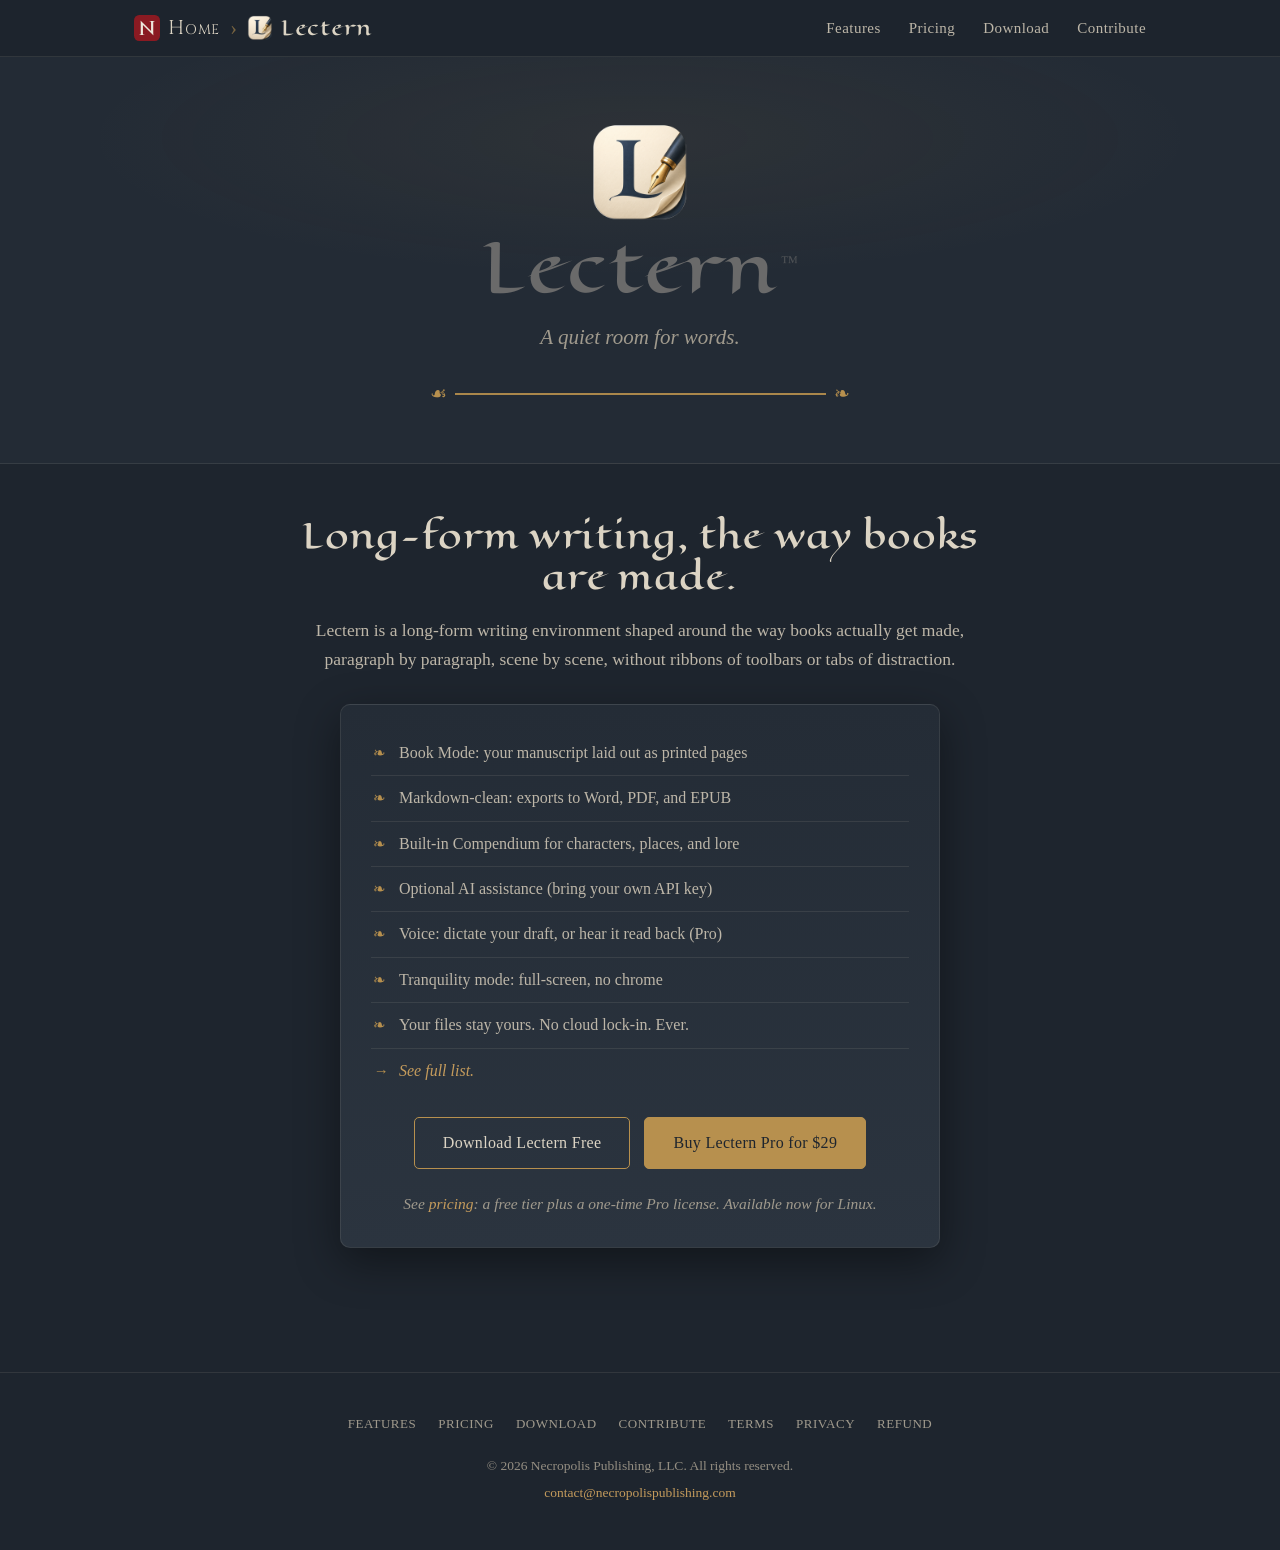
<file: index.html>
<!DOCTYPE html>
<html lang="en">
<head>
<meta charset="UTF-8">
<meta name="viewport" content="width=device-width, initial-scale=1.0">
<title>Lectern · A quiet room for words</title>
<meta name="description" content="Lectern is a distraction-free, markdown-native desktop app for long-form writing. Book Mode, a built-in Compendium, optional AI assistance, Voice dictation and read-aloud, and your files stay yours. By Necropolis Publishing.">
<meta property="og:title" content="Lectern · A quiet room for words">
<meta property="og:description" content="Long-form writing, the way books are made.">
<meta property="og:type" content="website">
<meta property="og:url" content="https://lectern.necropolispublishing.com">
<link rel="preconnect" href="https://fonts.googleapis.com">
<link rel="preconnect" href="https://fonts.gstatic.com" crossorigin>
<link href="https://fonts.googleapis.com/css2?family=Cinzel:wght@600&family=Eagle+Lake&display=swap" rel="stylesheet">
<link rel="icon" href="favicon.ico" sizes="any">
<link rel="icon" type="image/png" sizes="32x32" href="favicon-32.png">
<link rel="icon" type="image/png" sizes="16x16" href="favicon-16.png">
<link rel="apple-touch-icon" sizes="180x180" href="apple-touch-icon.png">
<meta property="og:image" content="https://lectern.necropolispublishing.com/og-image.png">
<meta name="twitter:card" content="summary">
<meta name="twitter:image" content="https://lectern.necropolispublishing.com/og-image.png">
<link rel="stylesheet" href="style.css">
</head>
<body>

<header>
  <nav>
    <div class="brand-trail">
      <a href="https://necropolispublishing.com/" class="crumb crumb-np" aria-label="Necropolis Publishing home">
        <img class="crumb-icon" src="necropolis-mark.svg" alt="">
        <span class="crumb-word">Home</span>
      </a>
      <span class="crumb-sep" aria-hidden="true">&rsaquo;</span>
      <a href="index.html" class="crumb crumb-lectern" aria-label="Lectern home">
        <img class="crumb-icon" src="lectern-mark.png" alt="">
        <span class="crumb-word">Lectern</span>
      </a>
    </div>
    <ul class="nav-links">
      <li><a href="features.html">Features</a></li>
      <li><a href="pricing.html">Pricing</a></li>
      <li><a href="download.html">Download</a></li>
      
      <li><a href="contribute.html">Contribute</a></li>
    </ul>
  </nav>
</header>

<div class="hero">
  <div class="hero-inner">
    <img class="hero-icon" src="lectern-mark.png" alt="">
    <h1 class="hero-title">Lectern<span class="tm">&trade;</span></h1>
    <p class="hero-tagline">A quiet room for words.</p>
    <div class="welcome-line" aria-hidden="true">
      <span class="leaf">&#x2619;</span>
      <span class="rule"></span>
      <span class="leaf">&#x2767;</span>
    </div>
  </div>
</div>

<section>
  <div class="intro">
    <h2>Long-form writing, the way books are made.</h2>
    <p class="body">
      Lectern is a long-form writing environment shaped around the way books
      actually get made, paragraph by paragraph, scene by scene, without ribbons
      of toolbars or tabs of distraction.
    </p>
    <div class="intro-card">
    <ul class="bullets">
      <li>Book Mode: your manuscript laid out as printed pages</li>
      <li>Markdown-clean: exports to Word, PDF, and EPUB</li>
      <li>Built-in Compendium for characters, places, and lore</li>
      <li>Optional AI assistance (bring your own API key)</li>
      <li>Voice: dictate your draft, or hear it read back (Pro)</li>
      <li>Tranquility mode: full-screen, no chrome</li>
      <li>Your files stay yours. No cloud lock-in. Ever.</li>
      <li class="more"><a href="features.html">See full list.</a></li>
    </ul>
    <div class="btn-row">
      <a class="btn" href="download.html">Download Lectern Free</a>
      <a class="btn primary" href="https://buy.stripe.com/00waEZ5259uZavebgz1oI00">Buy Lectern Pro for $29</a>
    </div>
    <p class="note">
      See <a href="pricing.html">pricing</a>: a free tier plus a one-time Pro
      license. Available now for Linux.
    </p>
    </div>
  </div>
</section>

<footer>
  <ul class="footer-links">
    <li><a href="features.html">Features</a></li>
    <li><a href="pricing.html">Pricing</a></li>
    <li><a href="download.html">Download</a></li>
    
    <li><a href="contribute.html">Contribute</a></li><li><a href="terms.html">Terms</a></li>
    <li><a href="privacy.html">Privacy</a></li>
    <li><a href="refund.html">Refund</a></li>
  </ul>
  <p>&copy; 2026 Necropolis Publishing, LLC. All rights reserved.</p>
  <p><a href="mailto:contact@necropolispublishing.com">contact@necropolispublishing.com</a></p>
</footer>

</body>
</html>
</file>
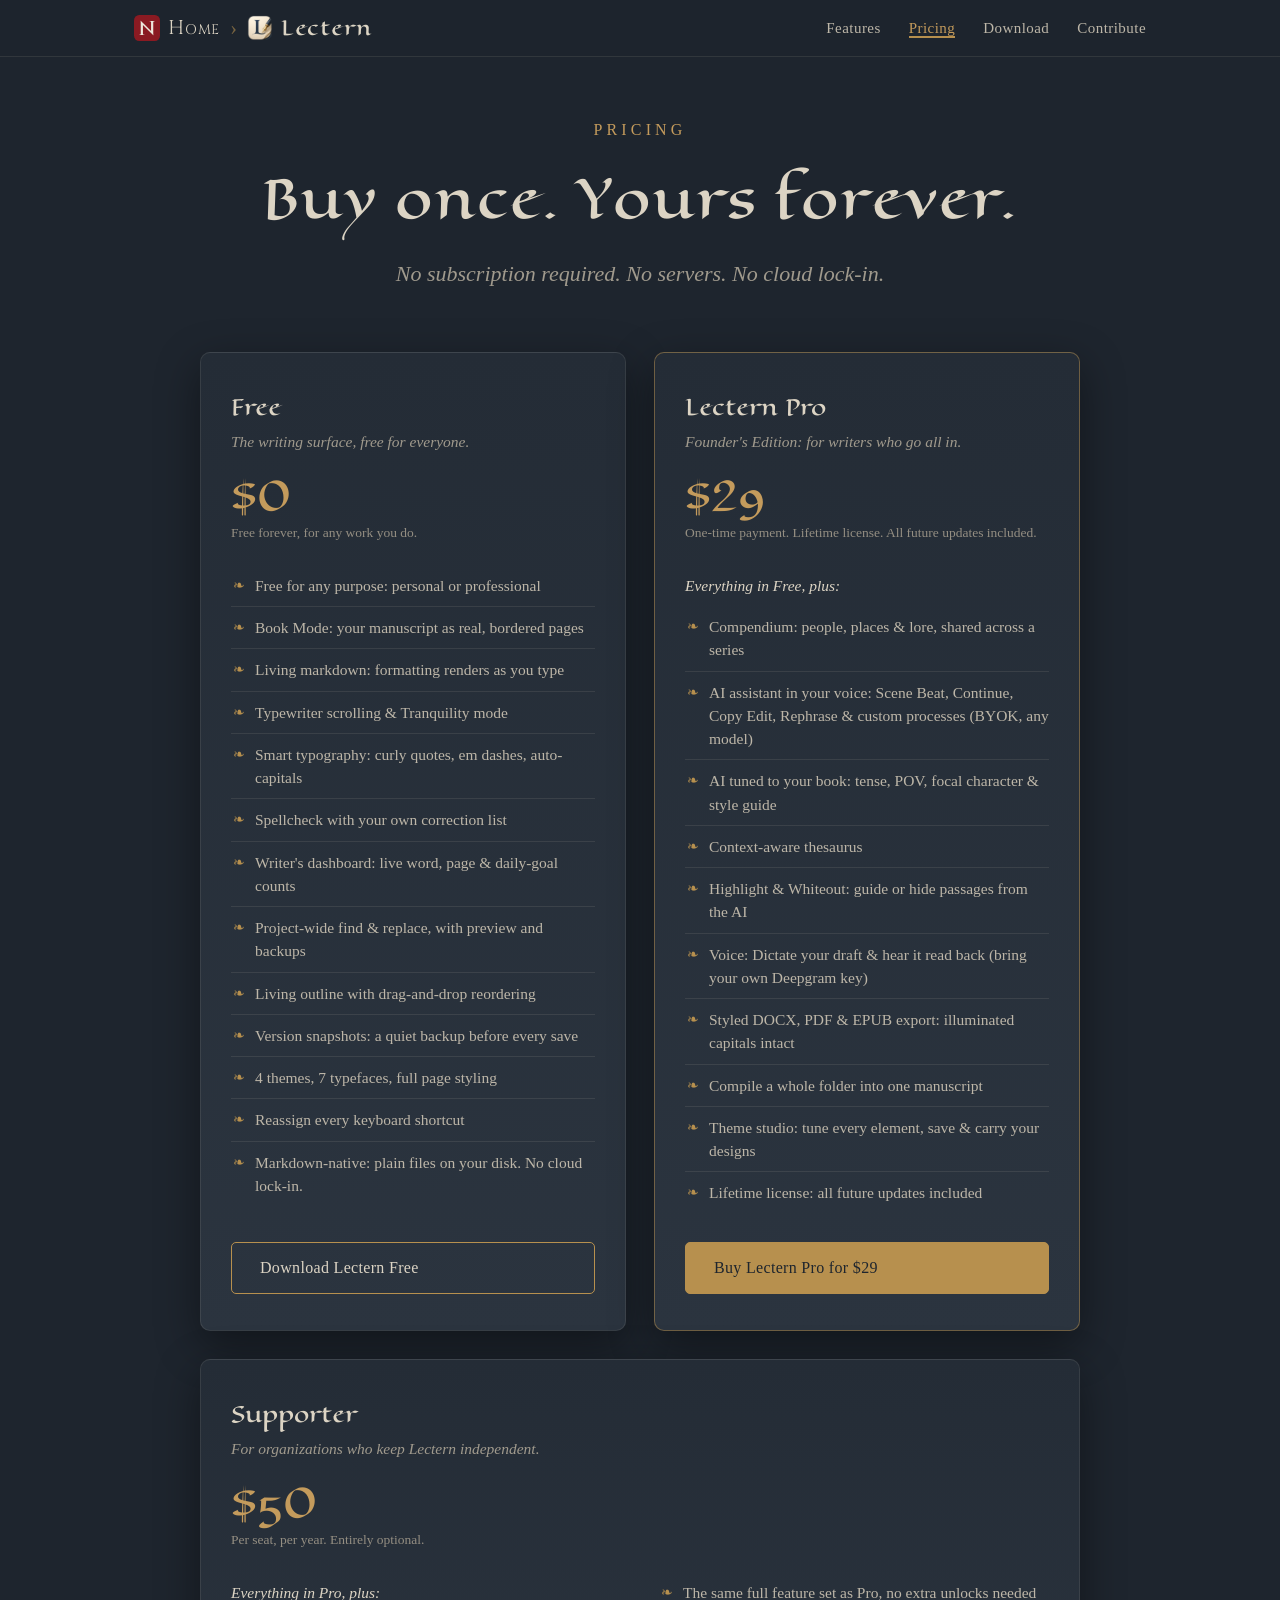
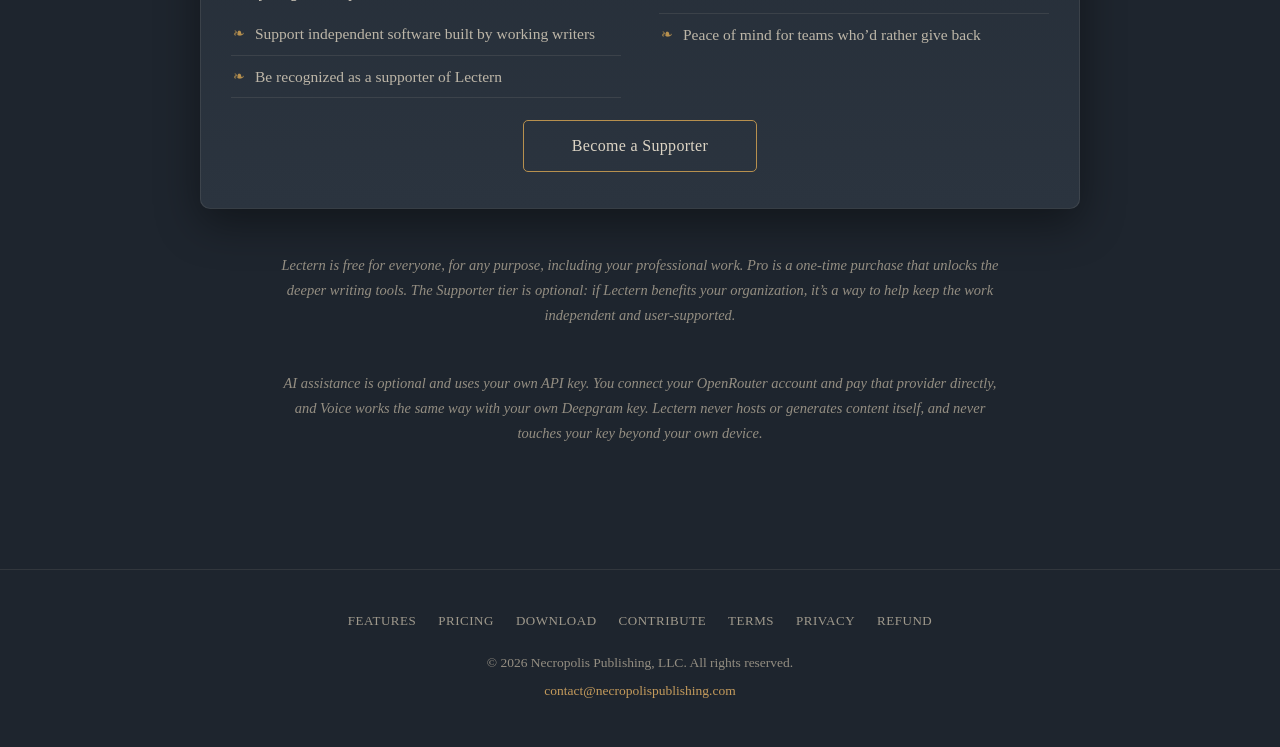
<file: checkout.html>
<!DOCTYPE html>
<!-- ============================================================
     PADDLE STANDBY CHECKOUT. CURRENTLY INERT.
     Stripe is the live payment path. This page is the backup in
     case Stripe falls through. While on standby it (1) redirects
     to pricing.html, (2) is noindexed, and (3) loads no Paddle
     code, so no purchase can occur through an unfulfilled path.

     TO ACTIVATE PADDLE:
       1. Delete the <meta http-equiv="refresh"> line below.
       2. Delete the <meta name="robots"> line below.
       3. Uncomment the paddle.js <script> tag in <head>.
       4. Uncomment the checkout <script> block before </body>.
       5. Wire the Paddle webhook to the license signer, then
          test one live purchase end-to-end before linking here.
     ============================================================ -->
<html lang="en">
<head>
<meta charset="UTF-8">
<meta name="viewport" content="width=device-width, initial-scale=1.0">
<meta http-equiv="refresh" content="0; url=pricing.html">
<meta name="robots" content="noindex, nofollow">
<title>Checkout · Lectern</title>
<meta name="description" content="Complete your Lectern Pro purchase. Founder's Edition: a one-time, lifetime license. Buy once. Yours forever.">
<link rel="preconnect" href="https://fonts.googleapis.com">
<link rel="preconnect" href="https://fonts.gstatic.com" crossorigin>
<link href="https://fonts.googleapis.com/css2?family=Cinzel:wght@600&family=Eagle+Lake&display=swap" rel="stylesheet">
<link rel="icon" href="favicon.ico" sizes="any">
<link rel="icon" type="image/png" sizes="32x32" href="favicon-32.png">
<link rel="icon" type="image/png" sizes="16x16" href="favicon-16.png">
<link rel="apple-touch-icon" sizes="180x180" href="apple-touch-icon.png">
<meta property="og:image" content="https://lectern.necropolispublishing.com/og-image.png">
<meta name="twitter:card" content="summary">
<meta name="twitter:image" content="https://lectern.necropolispublishing.com/og-image.png">
<link rel="stylesheet" href="style.css">
<!-- STANDBY: uncomment on Paddle activation.
<script src="https://cdn.paddle.com/paddle/v2/paddle.js"></script>
-->
</head>
<body>

<header>
  <nav>
    <div class="brand-trail">
      <a href="https://necropolispublishing.com/" class="crumb crumb-np" aria-label="Necropolis Publishing home">
        <img class="crumb-icon" src="necropolis-mark.svg" alt="">
        <span class="crumb-word">Home</span>
      </a>
      <span class="crumb-sep" aria-hidden="true">&rsaquo;</span>
      <a href="index.html" class="crumb crumb-lectern" aria-label="Lectern home">
        <img class="crumb-icon" src="lectern-mark.png" alt="">
        <span class="crumb-word">Lectern</span>
      </a>
    </div>
    <ul class="nav-links">
      <li><a href="features.html">Features</a></li>
      <li><a href="pricing.html">Pricing</a></li>
      <li><a href="download.html">Download</a></li>
      
    </ul>
  </nav>
</header>

<div class="page-head">
  <p class="eyebrow">Checkout</p>
  <h1>Lectern Pro</h1>
  <p class="lede">Founder's Edition: a one-time, lifetime license.</p>
</div>

<section>
  <div class="pricing-grid" style="grid-template-columns: 1fr; max-width: 560px;">
    <div class="price-card featured">
      <p class="price-tier">Lectern Pro</p>
      <p class="price-sub">Founder's Edition: for writers who go all in.</p>
      <p class="price-amount">$29</p>
      <p class="price-note">One-time payment. Lifetime license. All future updates included.</p>
      <ul class="price-features">
        <li class="heading">Everything in Free, plus:</li>
        <li>Compendium: people, places &amp; lore, shared across a series</li>
        <li>AI assistant in your voice: Scene Beat, Continue, Copy Edit, Rephrase &amp; custom processes (BYOK, any model)</li>
        <li>AI tuned to your book: tense, POV, focal character &amp; style guide</li>
        <li>Context-aware thesaurus</li>
        <li>Highlight &amp; Whiteout: guide or hide passages from the AI</li>
        <li>Styled DOCX, PDF &amp; EPUB export: illuminated capitals intact</li>
        <li>Compile a whole folder into one manuscript</li>
        <li>Theme studio: tune every element, save &amp; carry your designs</li>
        <li>Lifetime license: all future updates included</li>
      </ul>
      <button class="btn primary" id="buy-btn">Buy Lectern Pro for $29</button>
      <p class="price-note" id="status-msg" style="margin-top: 16px; text-align: center; min-height: 0;"></p>
    </div>
  </div>

  <p class="byok-note">
    Your license key is delivered by email the moment your payment clears.
    AI assistance is optional and uses your own API key. You connect your
    OpenRouter account and pay that provider directly. Lectern never hosts or
    generates content itself, and never touches your key beyond your own device.
    Purchases are processed by Paddle.com as our authorized reseller and Merchant
    of Record.
  </p>
</section>

<footer>
  <ul class="footer-links">
    <li><a href="features.html">Features</a></li><li><a href="pricing.html">Pricing</a></li>
    <li><a href="download.html">Download</a></li>
    <li><a href="terms.html">Terms</a></li><li><a href="privacy.html">Privacy</a></li><li><a href="refund.html">Refund</a></li>
  </ul>
  <p>&copy; 2026 Necropolis Publishing, LLC. All rights reserved.</p>
  <p><a href="mailto:contact@necropolispublishing.com">contact@necropolispublishing.com</a></p>
</footer>

<!-- STANDBY: uncomment on Paddle activation.
<script>
  const PADDLE_TOKEN = "live_08b35ef8fdfacc14cbcd0575913";
  const PRICE_ID     = "pri_01kt5bhpt4n9fdhagp9538hx3n";
  const SUCCESS_URL  = "https://lectern.necropolispublishing.com/success.html";

  const statusMsg = document.getElementById("status-msg");
  const buyBtn    = document.getElementById("buy-btn");

  try {
    Paddle.Environment.set("production");
    Paddle.Initialize({ token: PADDLE_TOKEN });
  } catch (e) {
    statusMsg.textContent = "Checkout failed to load. Please refresh the page.";
  }

  buyBtn.addEventListener("click", function () {
    statusMsg.textContent = "";
    Paddle.Checkout.open({
      items: [{ priceId: PRICE_ID, quantity: 1 }],
      settings: {
        displayMode: "overlay",
        successUrl: SUCCESS_URL
      }
    });
  });
</script>
-->

</body>
</html>
</file>
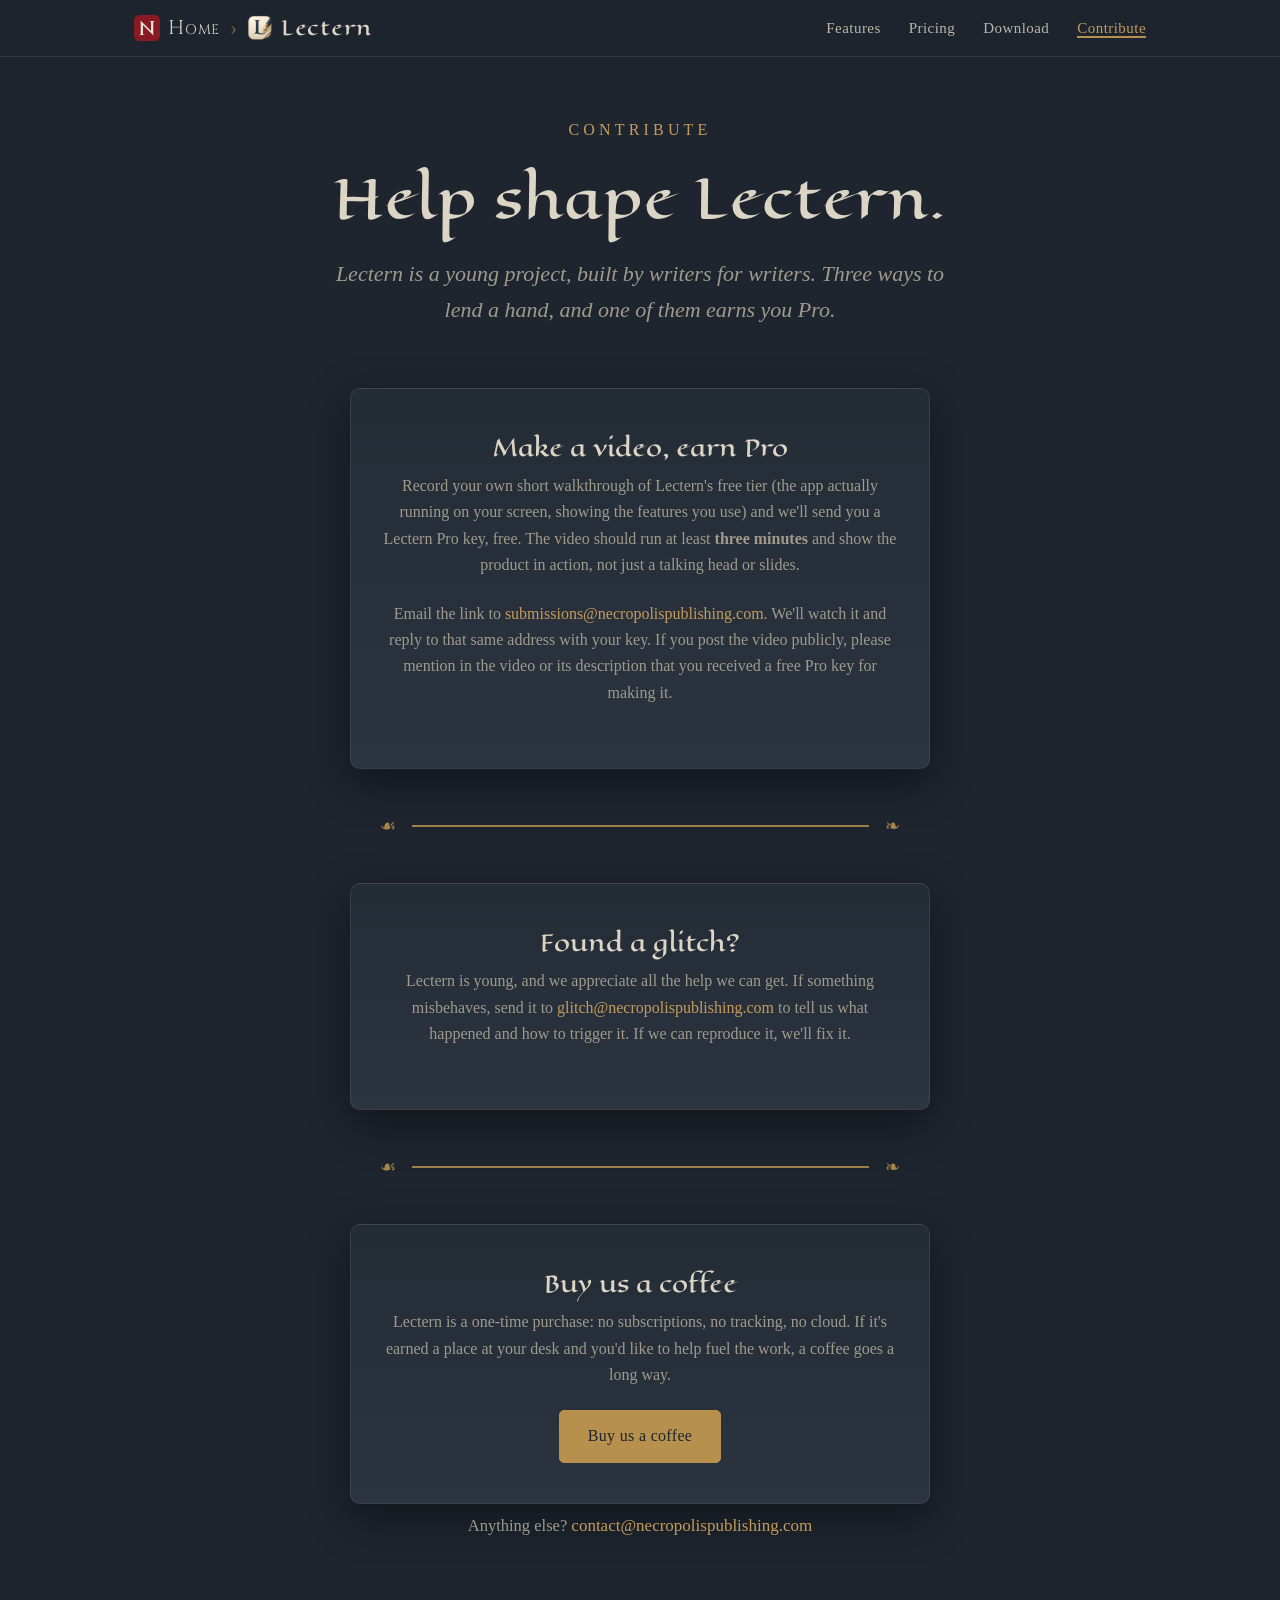
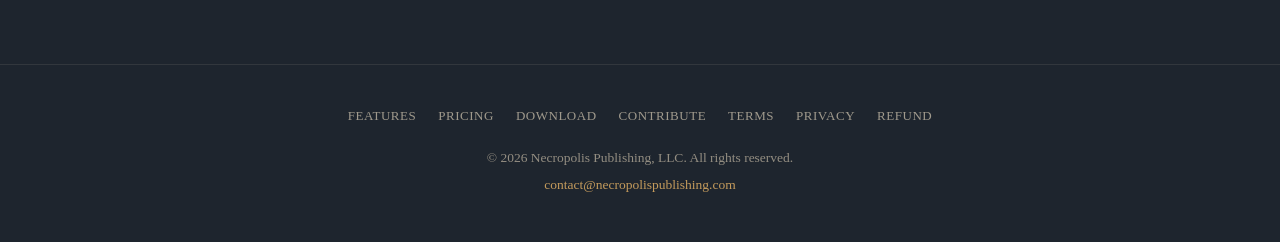
<file: contribute.html>
<!DOCTYPE html>
<html lang="en">
<head>
<meta charset="UTF-8">
<meta name="viewport" content="width=device-width, initial-scale=1.0">
<title>Contribute · Lectern</title>
<meta name="description" content="Help shape Lectern. Make a video and earn a free Pro key, report a glitch, or buy us a coffee. By Necropolis Publishing.">
<link rel="preconnect" href="https://fonts.googleapis.com">
<link rel="preconnect" href="https://fonts.gstatic.com" crossorigin>
<link href="https://fonts.googleapis.com/css2?family=Cinzel:wght@600&family=Eagle+Lake&display=swap" rel="stylesheet">
<link rel="icon" href="favicon.ico" sizes="any">
<link rel="icon" type="image/png" sizes="32x32" href="favicon-32.png">
<link rel="icon" type="image/png" sizes="16x16" href="favicon-16.png">
<link rel="apple-touch-icon" sizes="180x180" href="apple-touch-icon.png">
<meta property="og:image" content="https://lectern.necropolispublishing.com/og-image.png">
<meta name="twitter:card" content="summary">
<meta name="twitter:image" content="https://lectern.necropolispublishing.com/og-image.png">
<link rel="stylesheet" href="style.css">
</head>
<body>

<header>
  <nav>
    <div class="brand-trail">
      <a href="https://necropolispublishing.com/" class="crumb crumb-np" aria-label="Necropolis Publishing home">
        <img class="crumb-icon" src="necropolis-mark.svg" alt="">
        <span class="crumb-word">Home</span>
      </a>
      <span class="crumb-sep" aria-hidden="true">&rsaquo;</span>
      <a href="index.html" class="crumb crumb-lectern" aria-label="Lectern home">
        <img class="crumb-icon" src="lectern-mark.png" alt="">
        <span class="crumb-word">Lectern</span>
      </a>
    </div>
    <ul class="nav-links">
      <li><a href="features.html">Features</a></li>
      <li><a href="pricing.html">Pricing</a></li>
      <li><a href="download.html">Download</a></li>
      
      <li><a href="contribute.html" aria-current="page">Contribute</a></li>
    </ul>
  </nav>
</header>

<div class="page-head">
  <p class="eyebrow">Contribute</p>
  <h1>Help shape Lectern.</h1>
  <p class="lede">Lectern is a young project, built by writers for writers. Three ways to lend a hand, and one of them earns you Pro.</p>
</div>

<section>
  <div class="dl-card">
    <p class="platform">Make a video, earn Pro</p>
    <p>
      Record your own short walkthrough of Lectern's free tier (the app
      actually running on your screen, showing the features you use) and we'll
      send you a Lectern Pro key, free. The video should run at least
      <strong>three minutes</strong> and show the product in action, not just a
      talking head or slides.
    </p>
    <p>
      Email the link to
      <a href="mailto:submissions@necropolispublishing.com">submissions@necropolispublishing.com</a>.
      We'll watch it and reply to that same address with your key. If you post the
      video publicly, please mention in the video or its description that you
      received a free Pro key for making it.
    </p>
  </div>

  <div class="ornament" aria-hidden="true">
    <span class="leaf">&#x2619;</span><span class="rule"></span><span class="leaf">&#x2767;</span>
  </div>

  <div class="dl-card">
    <p class="platform">Found a glitch?</p>
    <p>
      Lectern is young, and we appreciate all the help we can get. If something
      misbehaves, send it to
      <a href="mailto:glitch@necropolispublishing.com">glitch@necropolispublishing.com</a>
      to tell us what happened and how to trigger it. If we can reproduce it, we'll
      fix it.
    </p>
  </div>

  <div class="ornament" aria-hidden="true">
    <span class="leaf">&#x2619;</span><span class="rule"></span><span class="leaf">&#x2767;</span>
  </div>

  <div class="dl-card">
    <p class="platform">Buy us a coffee</p>
    <p>
      Lectern is a one-time purchase: no subscriptions, no tracking, no cloud.
      If it's earned a place at your desk and you'd like to help fuel the work, a
      coffee goes a long way.
    </p>
    <a class="btn primary" href="https://buymeacoffee.com/necropolispublishing">Buy us a coffee</a>
  </div>

  <p class="contact-line">
    Anything else? <a href="mailto:contact@necropolispublishing.com">contact@necropolispublishing.com</a>
  </p>
</section>

<footer>
  <ul class="footer-links">
    <li><a href="features.html">Features</a></li><li><a href="pricing.html">Pricing</a></li>
    <li><a href="download.html">Download</a></li>
    <li><a href="contribute.html">Contribute</a></li><li><a href="terms.html">Terms</a></li><li><a href="privacy.html">Privacy</a></li><li><a href="refund.html">Refund</a></li>
  </ul>
  <p>&copy; 2026 Necropolis Publishing, LLC. All rights reserved.</p>
  <p><a href="mailto:contact@necropolispublishing.com">contact@necropolispublishing.com</a></p>
</footer>

</body>
</html>
</file>
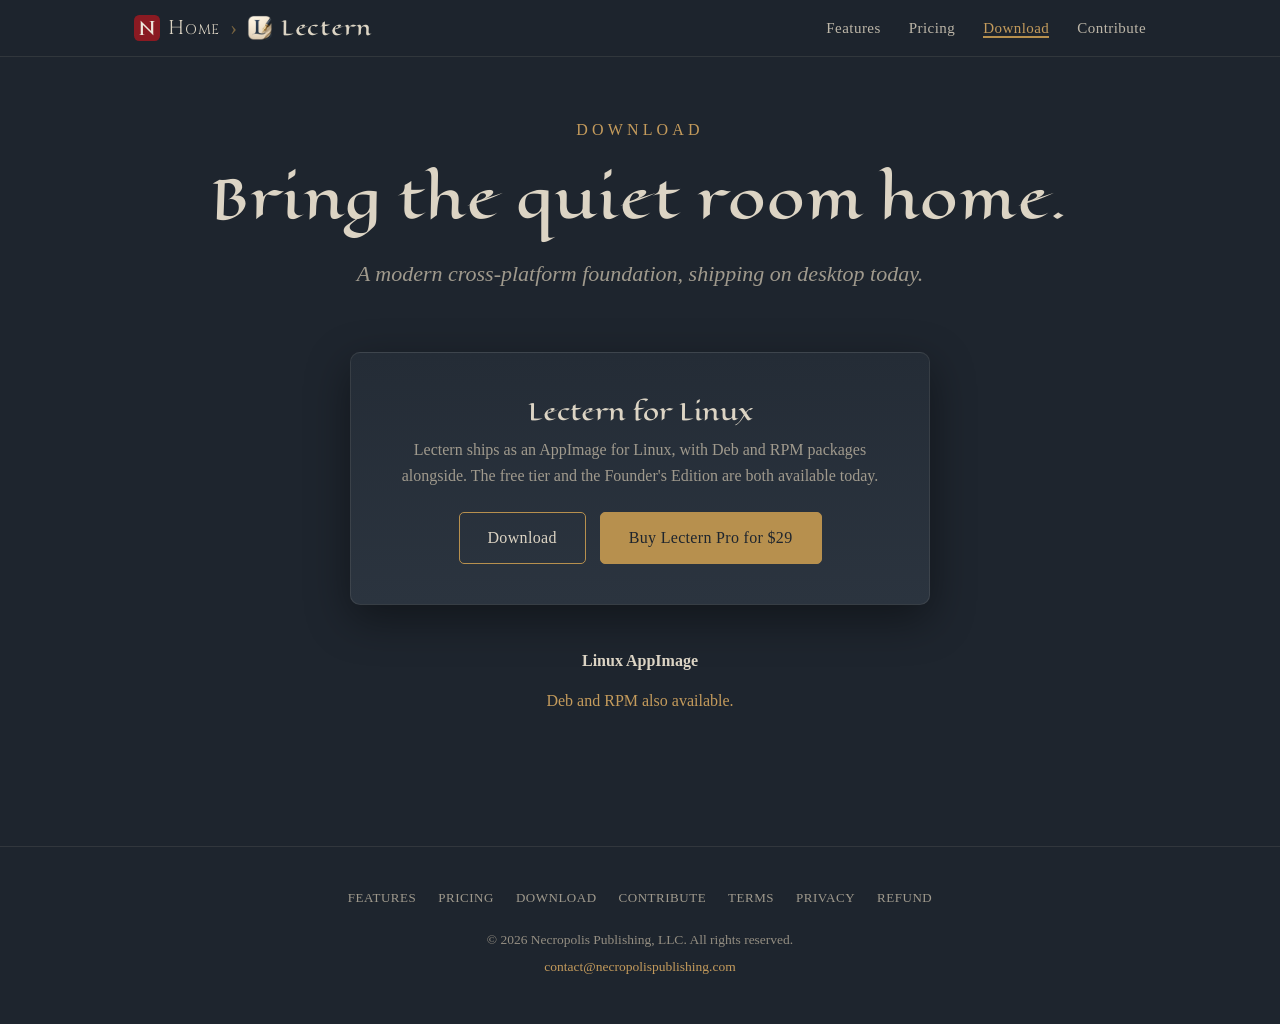
<file: download.html>
<!DOCTYPE html>
<html lang="en">
<head>
<meta charset="UTF-8">
<meta name="viewport" content="width=device-width, initial-scale=1.0">
<title>Download · Lectern</title>
<meta name="description" content="Download Lectern free for Linux as an AppImage, with Deb and RPM packages.">
<link rel="preconnect" href="https://fonts.googleapis.com">
<link rel="preconnect" href="https://fonts.gstatic.com" crossorigin>
<link href="https://fonts.googleapis.com/css2?family=Cinzel:wght@600&family=Eagle+Lake&display=swap" rel="stylesheet">
<link rel="icon" href="favicon.ico" sizes="any">
<link rel="icon" type="image/png" sizes="32x32" href="favicon-32.png">
<link rel="icon" type="image/png" sizes="16x16" href="favicon-16.png">
<link rel="apple-touch-icon" sizes="180x180" href="apple-touch-icon.png">
<meta property="og:image" content="https://lectern.necropolispublishing.com/og-image.png">
<meta name="twitter:card" content="summary">
<meta name="twitter:image" content="https://lectern.necropolispublishing.com/og-image.png">
<link rel="stylesheet" href="style.css">
</head>
<body>

<header>
  <nav>
    <div class="brand-trail">
      <a href="https://necropolispublishing.com/" class="crumb crumb-np" aria-label="Necropolis Publishing home">
        <img class="crumb-icon" src="necropolis-mark.svg" alt="">
        <span class="crumb-word">Home</span>
      </a>
      <span class="crumb-sep" aria-hidden="true">&rsaquo;</span>
      <a href="index.html" class="crumb crumb-lectern" aria-label="Lectern home">
        <img class="crumb-icon" src="lectern-mark.png" alt="">
        <span class="crumb-word">Lectern</span>
      </a>
    </div>
    <ul class="nav-links">
      <li><a href="features.html">Features</a></li>
      <li><a href="pricing.html">Pricing</a></li>
      <li><a href="download.html" aria-current="page">Download</a></li>
      
      <li><a href="contribute.html">Contribute</a></li>
    </ul>
  </nav>
</header>

<div class="page-head">
  <p class="eyebrow">Download</p>
  <h1>Bring the quiet room home.</h1>
  <p class="lede">A modern cross-platform foundation, shipping on desktop today.</p>
</div>

<section>
  <div class="dl-card">
    <p class="platform">Lectern for Linux</p>
    <p>Lectern ships as an AppImage for Linux, with Deb and RPM packages alongside. The free tier and the Founder's Edition are both available today.</p>
    <div class="btn-row">
      <a class="btn" href="https://github.com/NecropolisPublishing/lectern/releases/latest">Download</a>
      <a class="btn primary" href="https://buy.stripe.com/00waEZ5259uZavebgz1oI00">Buy Lectern Pro for $29</a>
    </div>
  </div>

  <ul class="roadmap" style="text-align: center;">
    <li><b>Linux AppImage</b></li>
    <li><a href="https://github.com/NecropolisPublishing/lectern/releases/latest">Deb and RPM also available.</a></li>
  </ul>
</section>

<footer>
  <ul class="footer-links">
    <li><a href="features.html">Features</a></li><li><a href="pricing.html">Pricing</a></li>
    <li><a href="download.html">Download</a></li>
    <li><a href="contribute.html">Contribute</a></li><li><a href="terms.html">Terms</a></li><li><a href="privacy.html">Privacy</a></li><li><a href="refund.html">Refund</a></li>
  </ul>
  <p>&copy; 2026 Necropolis Publishing, LLC. All rights reserved.</p>
  <p><a href="mailto:contact@necropolispublishing.com">contact@necropolispublishing.com</a></p>
</footer>

</body>
</html>
</file>
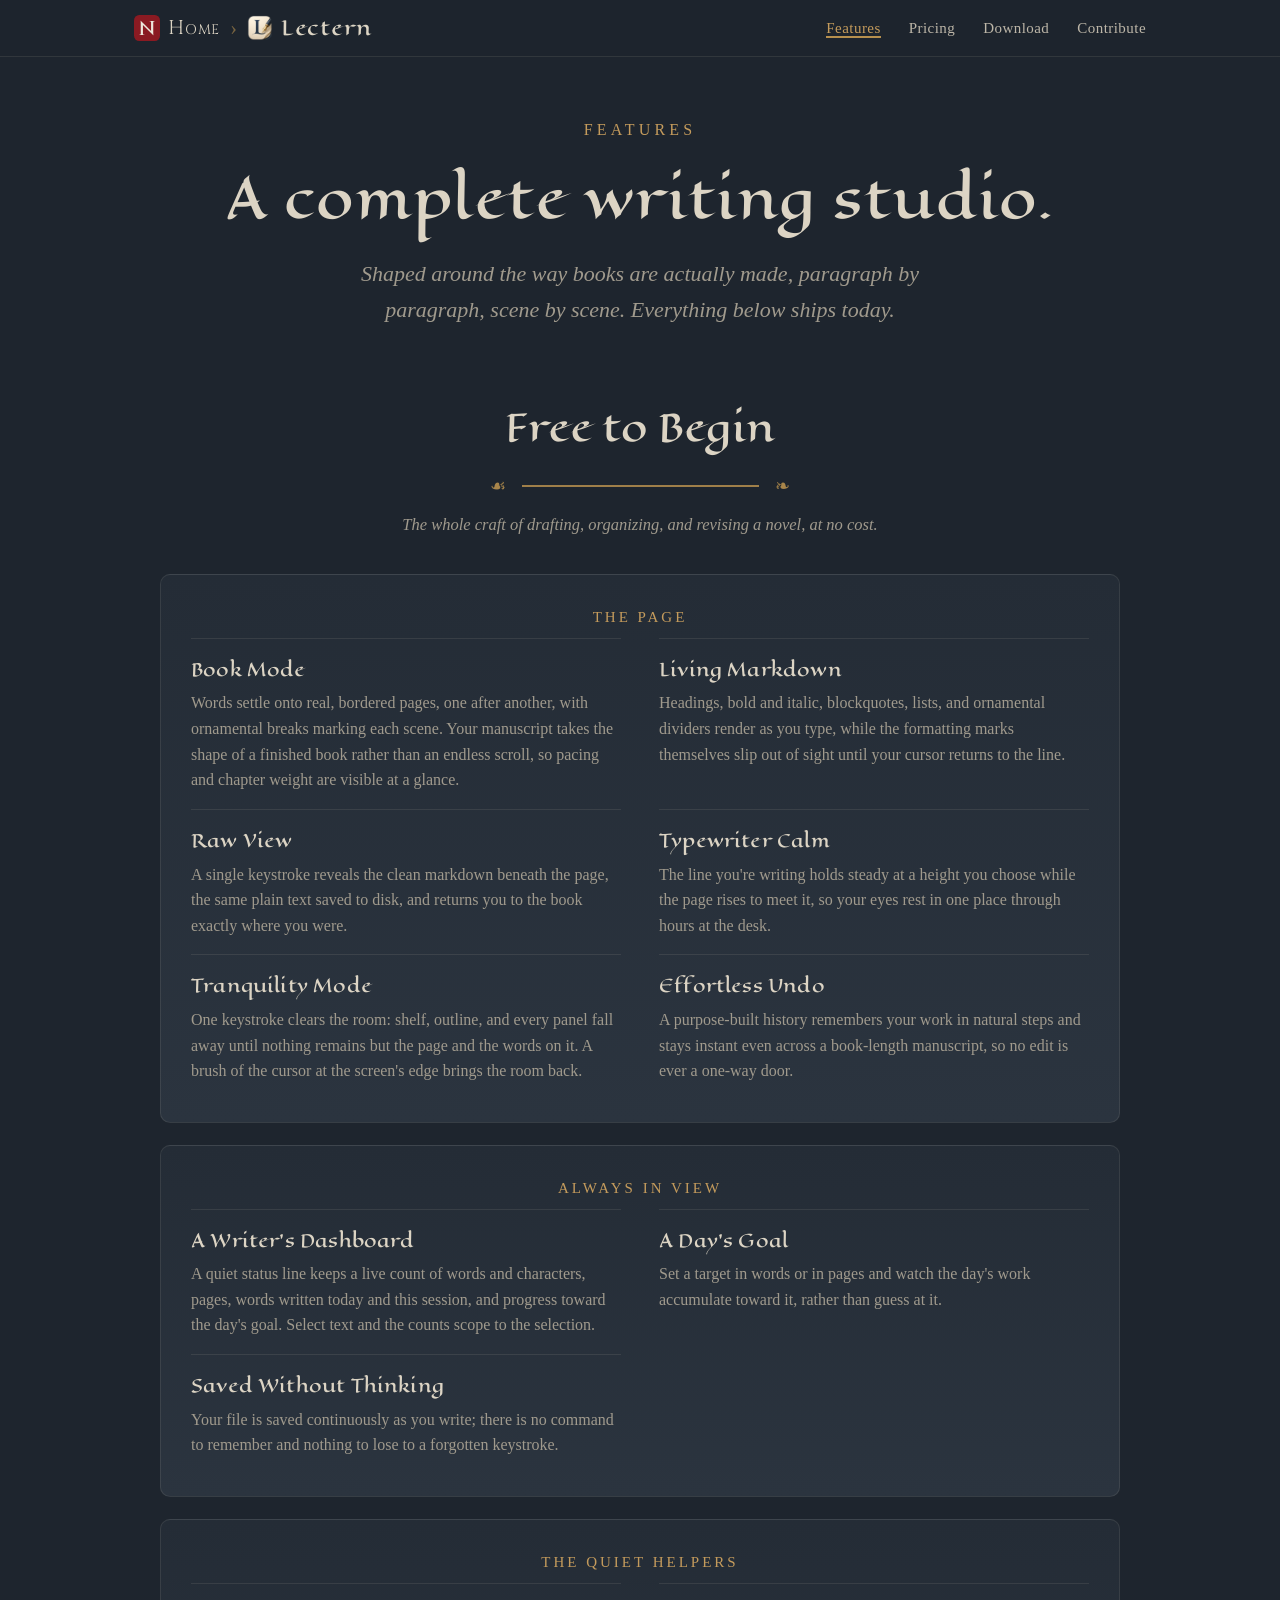
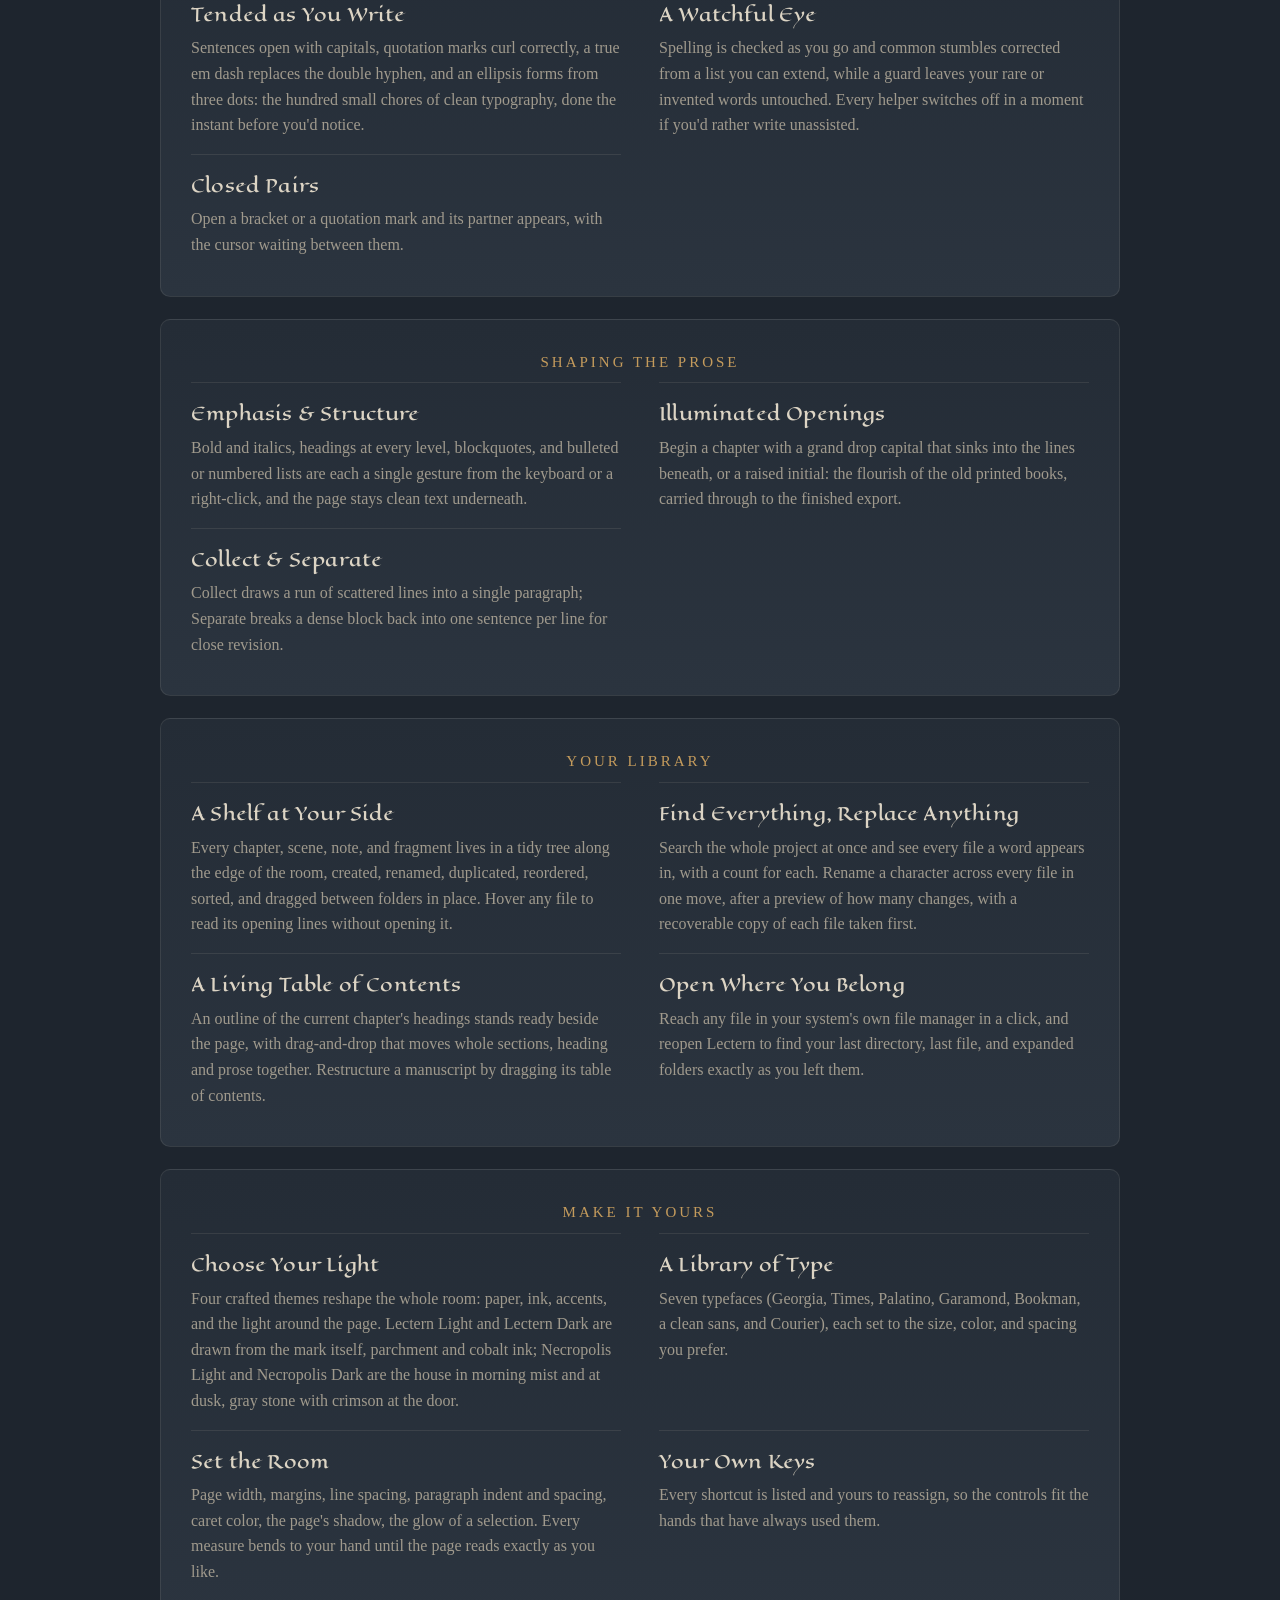
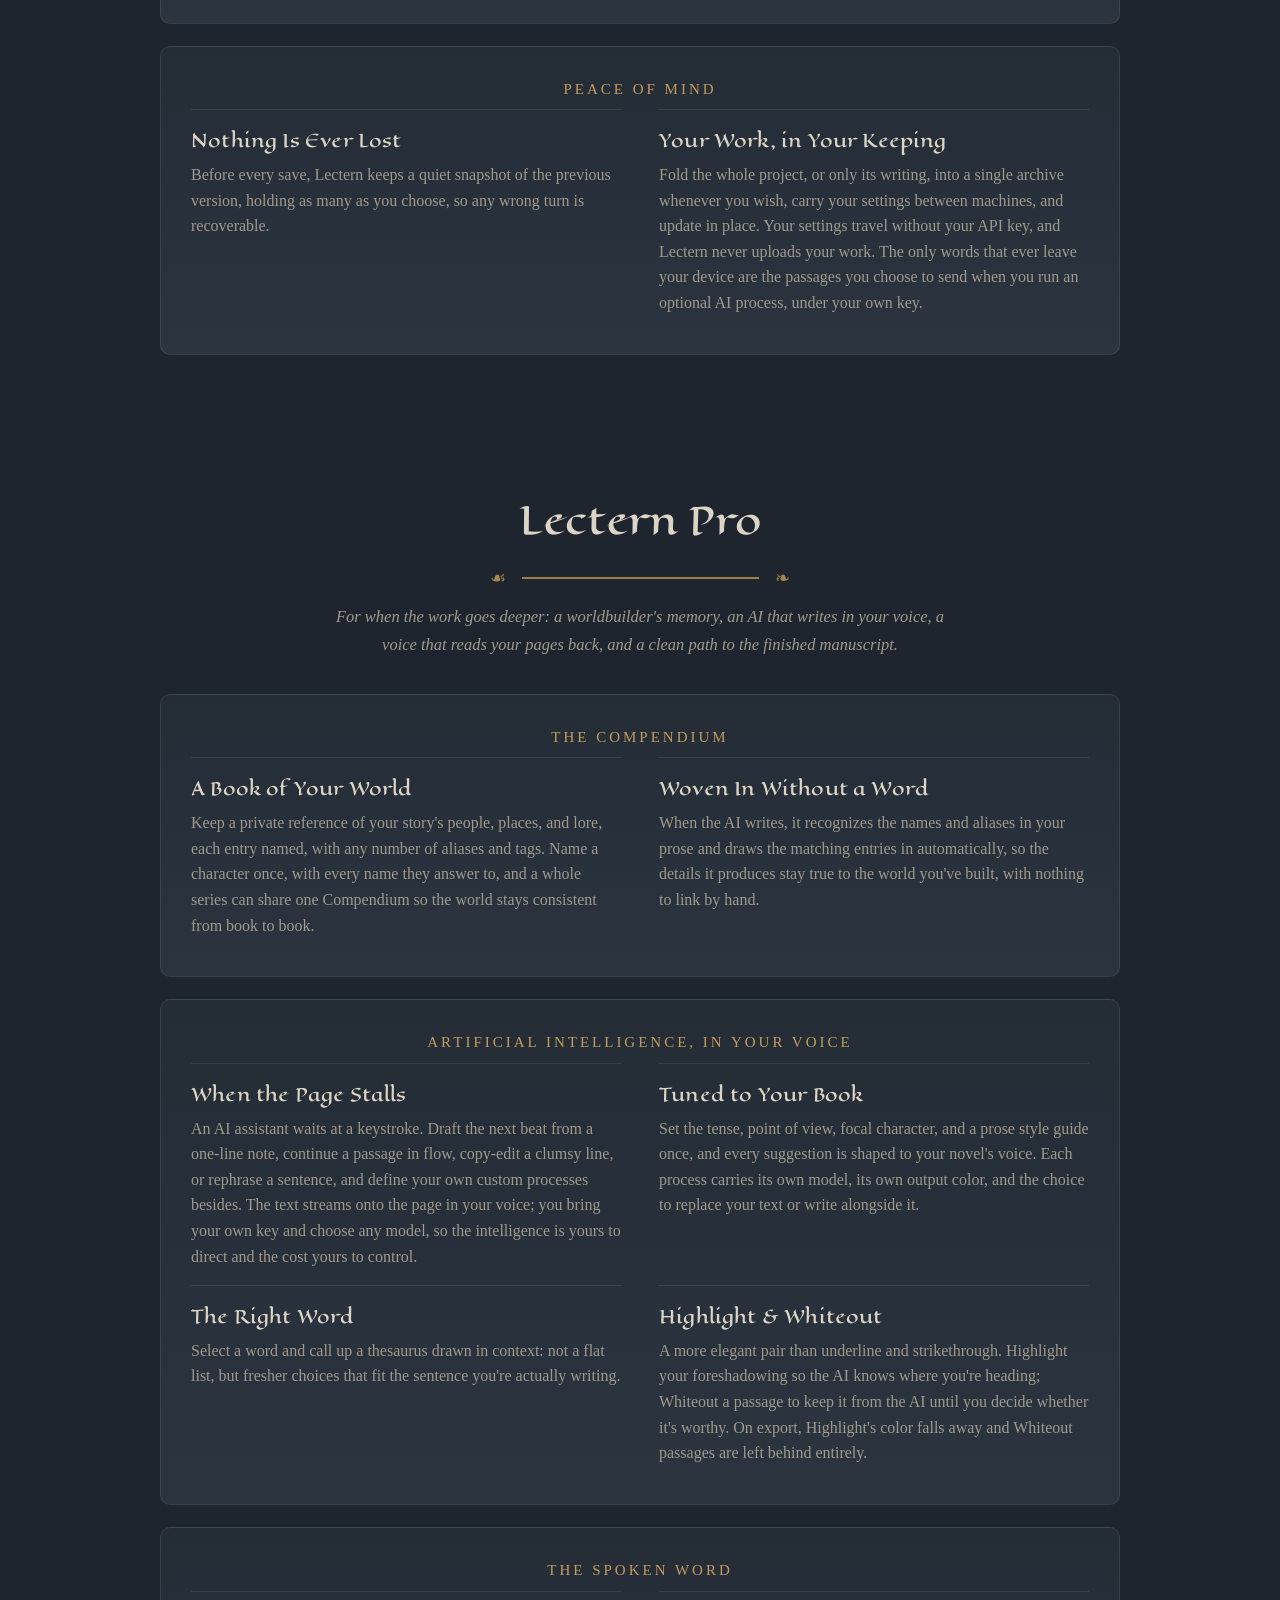
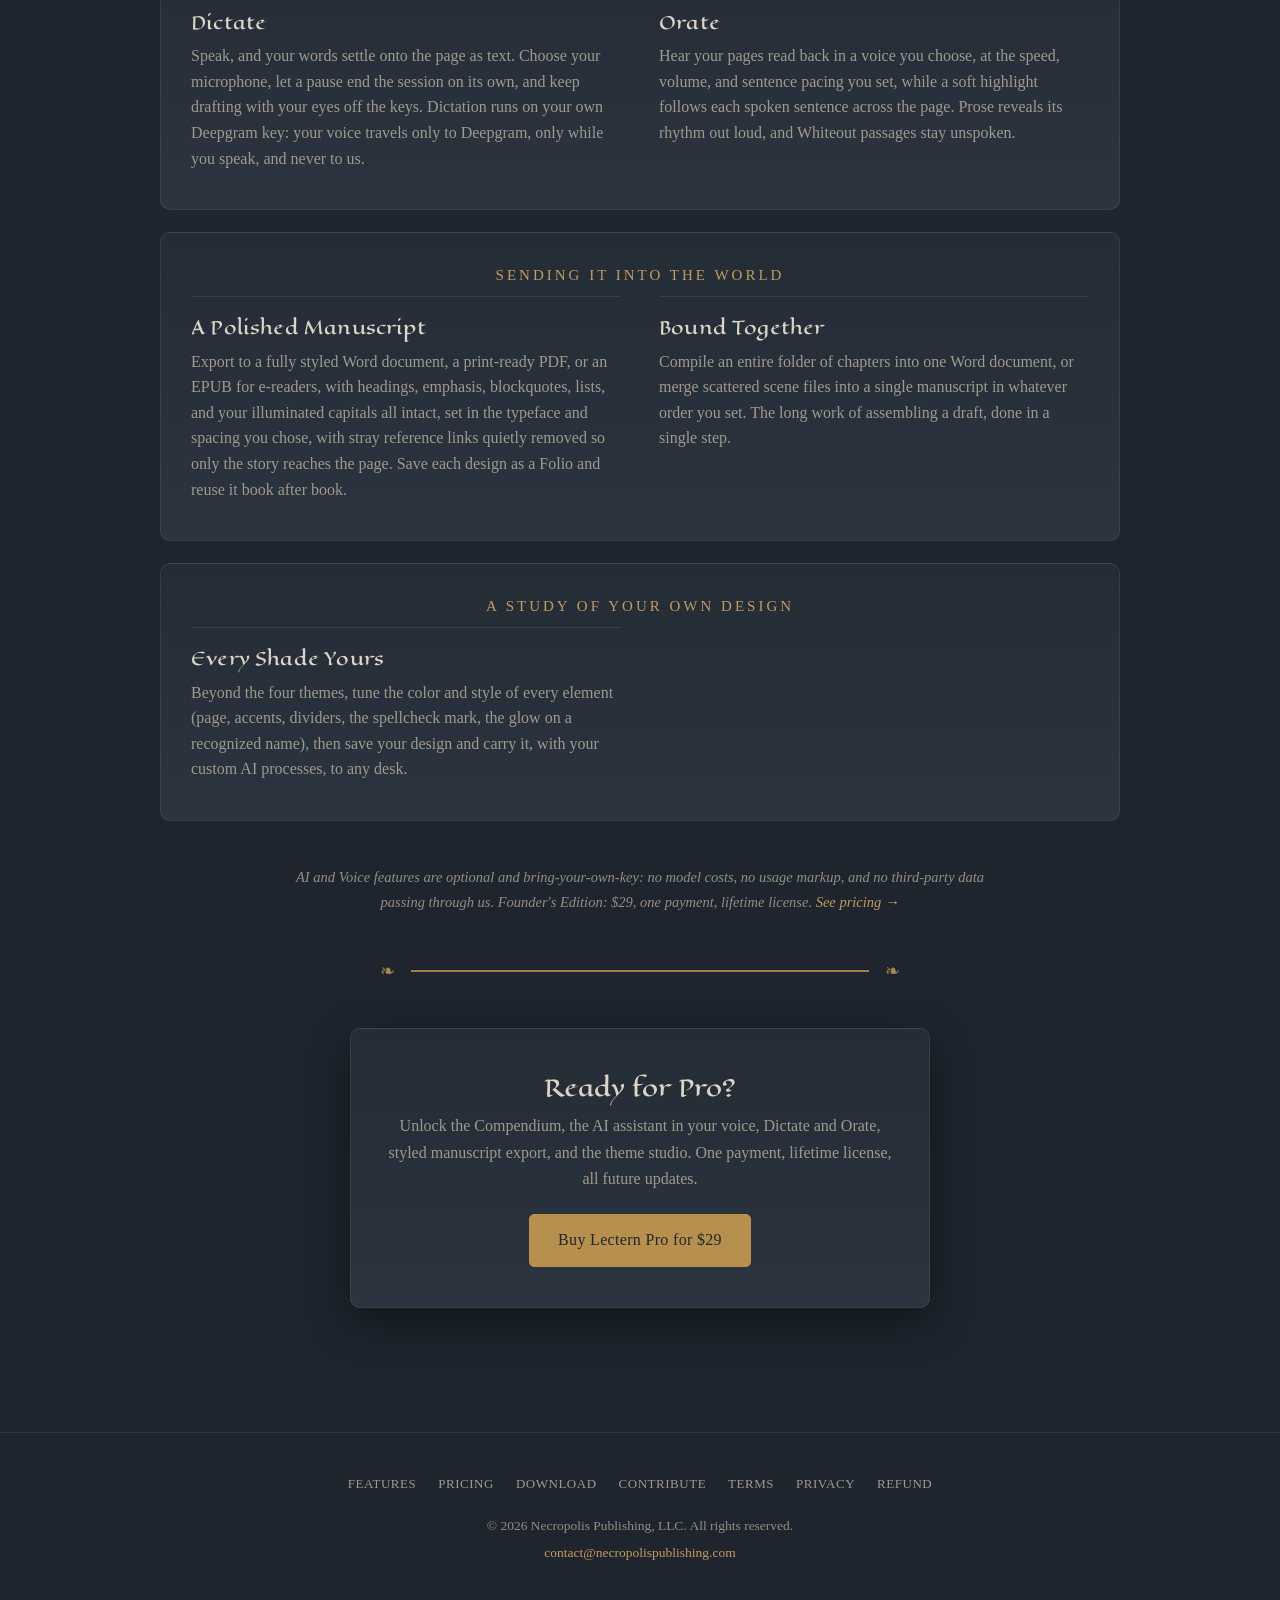
<file: features.html>
<!DOCTYPE html>
<html lang="en">
<head>
<meta charset="UTF-8">
<meta name="viewport" content="width=device-width, initial-scale=1.0">
<title>Features · Lectern</title>
<meta name="description" content="Everything Lectern does: a complete writing studio free to begin, and Lectern Pro for a worldbuilder's memory, an AI that writes in your voice, a voice that reads your pages back, and a clean path to the finished manuscript.">
<link rel="preconnect" href="https://fonts.googleapis.com">
<link rel="preconnect" href="https://fonts.gstatic.com" crossorigin>
<link href="https://fonts.googleapis.com/css2?family=Cinzel:wght@600&family=Eagle+Lake&display=swap" rel="stylesheet">
<link rel="icon" href="favicon.ico" sizes="any">
<link rel="icon" type="image/png" sizes="32x32" href="favicon-32.png">
<link rel="icon" type="image/png" sizes="16x16" href="favicon-16.png">
<link rel="apple-touch-icon" sizes="180x180" href="apple-touch-icon.png">
<meta property="og:image" content="https://lectern.necropolispublishing.com/og-image.png">
<meta name="twitter:card" content="summary">
<meta name="twitter:image" content="https://lectern.necropolispublishing.com/og-image.png">
<link rel="stylesheet" href="style.css">
</head>
<body>

<header>
  <nav>
    <div class="brand-trail">
      <a href="https://necropolispublishing.com/" class="crumb crumb-np" aria-label="Necropolis Publishing home">
        <img class="crumb-icon" src="necropolis-mark.svg" alt="">
        <span class="crumb-word">Home</span>
      </a>
      <span class="crumb-sep" aria-hidden="true">&rsaquo;</span>
      <a href="index.html" class="crumb crumb-lectern" aria-label="Lectern home">
        <img class="crumb-icon" src="lectern-mark.png" alt="">
        <span class="crumb-word">Lectern</span>
      </a>
    </div>
    <ul class="nav-links">
      <li><a href="features.html" aria-current="page">Features</a></li>
      <li><a href="pricing.html">Pricing</a></li>
      <li><a href="download.html">Download</a></li>
      
      <li><a href="contribute.html">Contribute</a></li>
    </ul>
  </nav>
</header>

<div class="page-head features-head">
  <p class="eyebrow">Features</p>
  <h1>A complete writing studio.</h1>
  <p class="lede">Shaped around the way books are actually made, paragraph by paragraph, scene by scene. Everything below ships today.</p>
</div>

<section>
  <div class="tier-banner">
    <div class="t-name">Free to Begin</div>
    <div class="ornament" aria-hidden="true"><span class="leaf">&#x2619;</span><span class="rule"></span><span class="leaf">&#x2767;</span></div>
    <p class="t-sub">The whole craft of drafting, organizing, and revising a novel, at no cost.</p>
  </div>

  <div class="fgroup">
    <p class="group-eyebrow">The Page</p>
    <div class="fgrid">
      <div class="feature"><h3>Book Mode</h3><p>Words settle onto real, bordered pages, one after another, with ornamental breaks marking each scene. Your manuscript takes the shape of a finished book rather than an endless scroll, so pacing and chapter weight are visible at a glance.</p></div>
      <div class="feature"><h3>Living Markdown</h3><p>Headings, bold and italic, blockquotes, lists, and ornamental dividers render as you type, while the formatting marks themselves slip out of sight until your cursor returns to the line.</p></div>
      <div class="feature"><h3>Raw View</h3><p>A single keystroke reveals the clean markdown beneath the page, the same plain text saved to disk, and returns you to the book exactly where you were.</p></div>
      <div class="feature"><h3>Typewriter Calm</h3><p>The line you're writing holds steady at a height you choose while the page rises to meet it, so your eyes rest in one place through hours at the desk.</p></div>
      <div class="feature"><h3>Tranquility Mode</h3><p>One keystroke clears the room: shelf, outline, and every panel fall away until nothing remains but the page and the words on it. A brush of the cursor at the screen's edge brings the room back.</p></div>
      <div class="feature"><h3>Effortless Undo</h3><p>A purpose-built history remembers your work in natural steps and stays instant even across a book-length manuscript, so no edit is ever a one-way door.</p></div>
    </div>
  </div>

  <div class="fgroup">
    <p class="group-eyebrow">Always in View</p>
    <div class="fgrid">
      <div class="feature"><h3>A Writer's Dashboard</h3><p>A quiet status line keeps a live count of words and characters, pages, words written today and this session, and progress toward the day's goal. Select text and the counts scope to the selection.</p></div>
      <div class="feature"><h3>A Day's Goal</h3><p>Set a target in words or in pages and watch the day's work accumulate toward it, rather than guess at it.</p></div>
      <div class="feature"><h3>Saved Without Thinking</h3><p>Your file is saved continuously as you write; there is no command to remember and nothing to lose to a forgotten keystroke.</p></div>
    </div>
  </div>

  <div class="fgroup">
    <p class="group-eyebrow">The Quiet Helpers</p>
    <div class="fgrid">
      <div class="feature"><h3>Tended as You Write</h3><p>Sentences open with capitals, quotation marks curl correctly, a true em dash replaces the double hyphen, and an ellipsis forms from three dots: the hundred small chores of clean typography, done the instant before you'd notice.</p></div>
      <div class="feature"><h3>A Watchful Eye</h3><p>Spelling is checked as you go and common stumbles corrected from a list you can extend, while a guard leaves your rare or invented words untouched. Every helper switches off in a moment if you'd rather write unassisted.</p></div>
      <div class="feature"><h3>Closed Pairs</h3><p>Open a bracket or a quotation mark and its partner appears, with the cursor waiting between them.</p></div>
    </div>
  </div>

  <div class="fgroup">
    <p class="group-eyebrow">Shaping the Prose</p>
    <div class="fgrid">
      <div class="feature"><h3>Emphasis &amp; Structure</h3><p>Bold and italics, headings at every level, blockquotes, and bulleted or numbered lists are each a single gesture from the keyboard or a right-click, and the page stays clean text underneath.</p></div>
      <div class="feature"><h3>Illuminated Openings</h3><p>Begin a chapter with a grand drop capital that sinks into the lines beneath, or a raised initial: the flourish of the old printed books, carried through to the finished export.</p></div>
      <div class="feature"><h3>Collect &amp; Separate</h3><p>Collect draws a run of scattered lines into a single paragraph; Separate breaks a dense block back into one sentence per line for close revision.</p></div>
    </div>
  </div>

  <div class="fgroup">
    <p class="group-eyebrow">Your Library</p>
    <div class="fgrid">
      <div class="feature"><h3>A Shelf at Your Side</h3><p>Every chapter, scene, note, and fragment lives in a tidy tree along the edge of the room, created, renamed, duplicated, reordered, sorted, and dragged between folders in place. Hover any file to read its opening lines without opening it.</p></div>
      <div class="feature"><h3>Find Everything, Replace Anything</h3><p>Search the whole project at once and see every file a word appears in, with a count for each. Rename a character across every file in one move, after a preview of how many changes, with a recoverable copy of each file taken first.</p></div>
      <div class="feature"><h3>A Living Table of Contents</h3><p>An outline of the current chapter's headings stands ready beside the page, with drag-and-drop that moves whole sections, heading and prose together. Restructure a manuscript by dragging its table of contents.</p></div>
      <div class="feature"><h3>Open Where You Belong</h3><p>Reach any file in your system's own file manager in a click, and reopen Lectern to find your last directory, last file, and expanded folders exactly as you left them.</p></div>
    </div>
  </div>

  <div class="fgroup">
    <p class="group-eyebrow">Make It Yours</p>
    <div class="fgrid">
      <div class="feature"><h3>Choose Your Light</h3><p>Four crafted themes reshape the whole room: paper, ink, accents, and the light around the page. Lectern Light and Lectern Dark are drawn from the mark itself, parchment and cobalt ink; Necropolis Light and Necropolis Dark are the house in morning mist and at dusk, gray stone with crimson at the door.</p></div>
      <div class="feature"><h3>A Library of Type</h3><p>Seven typefaces (Georgia, Times, Palatino, Garamond, Bookman, a clean sans, and Courier), each set to the size, color, and spacing you prefer.</p></div>
      <div class="feature"><h3>Set the Room</h3><p>Page width, margins, line spacing, paragraph indent and spacing, caret color, the page's shadow, the glow of a selection. Every measure bends to your hand until the page reads exactly as you like.</p></div>
      <div class="feature"><h3>Your Own Keys</h3><p>Every shortcut is listed and yours to reassign, so the controls fit the hands that have always used them.</p></div>
    </div>
  </div>

  <div class="fgroup">
    <p class="group-eyebrow">Peace of Mind</p>
    <div class="fgrid">
      <div class="feature"><h3>Nothing Is Ever Lost</h3><p>Before every save, Lectern keeps a quiet snapshot of the previous version, holding as many as you choose, so any wrong turn is recoverable.</p></div>
      <div class="feature"><h3>Your Work, in Your Keeping</h3><p>Fold the whole project, or only its writing, into a single archive whenever you wish, carry your settings between machines, and update in place. Your settings travel without your API key, and Lectern never uploads your work. The only words that ever leave your device are the passages you choose to send when you run an optional AI process, under your own key.</p></div>
    </div>
  </div>
</section>


<section>
  <div class="tier-banner">
    <div class="t-name">Lectern Pro</div>
    <div class="ornament" aria-hidden="true"><span class="leaf">&#x2619;</span><span class="rule"></span><span class="leaf">&#x2767;</span></div>
    <p class="t-sub">For when the work goes deeper: a worldbuilder's memory, an AI that writes in your voice, a voice that reads your pages back, and a clean path to the finished manuscript.</p>
  </div>

  <div class="fgroup">
    <p class="group-eyebrow">The Compendium</p>
    <div class="fgrid">
      <div class="feature"><h3>A Book of Your World</h3><p>Keep a private reference of your story's people, places, and lore, each entry named, with any number of aliases and tags. Name a character once, with every name they answer to, and a whole series can share one Compendium so the world stays consistent from book to book.</p></div>
      <div class="feature"><h3>Woven In Without a Word</h3><p>When the AI writes, it recognizes the names and aliases in your prose and draws the matching entries in automatically, so the details it produces stay true to the world you've built, with nothing to link by hand.</p></div>
    </div>
  </div>

  <div class="fgroup">
    <p class="group-eyebrow">Artificial Intelligence, in Your Voice</p>
    <div class="fgrid">
      <div class="feature"><h3>When the Page Stalls</h3><p>An AI assistant waits at a keystroke. Draft the next beat from a one-line note, continue a passage in flow, copy-edit a clumsy line, or rephrase a sentence, and define your own custom processes besides. The text streams onto the page in your voice; you bring your own key and choose any model, so the intelligence is yours to direct and the cost yours to control.</p></div>
      <div class="feature"><h3>Tuned to Your Book</h3><p>Set the tense, point of view, focal character, and a prose style guide once, and every suggestion is shaped to your novel's voice. Each process carries its own model, its own output color, and the choice to replace your text or write alongside it.</p></div>
      <div class="feature"><h3>The Right Word</h3><p>Select a word and call up a thesaurus drawn in context: not a flat list, but fresher choices that fit the sentence you're actually writing.</p></div>
      <div class="feature"><h3>Highlight &amp; Whiteout</h3><p>A more elegant pair than underline and strikethrough. Highlight your foreshadowing so the AI knows where you're heading; Whiteout a passage to keep it from the AI until you decide whether it's worthy. On export, Highlight's color falls away and Whiteout passages are left behind entirely.</p></div>
    </div>
  </div>

  <div class="fgroup">
    <p class="group-eyebrow">The Spoken Word</p>
    <div class="fgrid">
      <div class="feature"><h3>Dictate</h3><p>Speak, and your words settle onto the page as text. Choose your microphone, let a pause end the session on its own, and keep drafting with your eyes off the keys. Dictation runs on your own Deepgram key: your voice travels only to Deepgram, only while you speak, and never to us.</p></div>
      <div class="feature"><h3>Orate</h3><p>Hear your pages read back in a voice you choose, at the speed, volume, and sentence pacing you set, while a soft highlight follows each spoken sentence across the page. Prose reveals its rhythm out loud, and Whiteout passages stay unspoken.</p></div>
    </div>
  </div>

  <div class="fgroup">
    <p class="group-eyebrow">Sending It Into the World</p>
    <div class="fgrid">
      <div class="feature"><h3>A Polished Manuscript</h3><p>Export to a fully styled Word document, a print-ready PDF, or an EPUB for e-readers, with headings, emphasis, blockquotes, lists, and your illuminated capitals all intact, set in the typeface and spacing you chose, with stray reference links quietly removed so only the story reaches the page. Save each design as a Folio and reuse it book after book.</p></div>
      <div class="feature"><h3>Bound Together</h3><p>Compile an entire folder of chapters into one Word document, or merge scattered scene files into a single manuscript in whatever order you set. The long work of assembling a draft, done in a single step.</p></div>
    </div>
  </div>

  <div class="fgroup">
    <p class="group-eyebrow">A Study of Your Own Design</p>
    <div class="fgrid">
      <div class="feature"><h3>Every Shade Yours</h3><p>Beyond the four themes, tune the color and style of every element (page, accents, dividers, the spellcheck mark, the glow on a recognized name), then save your design and carry it, with your custom AI processes, to any desk.</p></div>
    </div>
  </div>

  <p class="byok-note">AI and Voice features are optional and bring-your-own-key: no model costs, no usage markup, and no third-party data passing through us. Founder's Edition: $29, one payment, lifetime license. <a href="pricing.html">See pricing &rarr;</a></p>

  <div class="ornament" aria-hidden="true"><span class="leaf">&#10087;</span><span class="rule"></span><span class="leaf">&#10087;</span></div>

  <div class="dl-card" style="text-align: center;">
    <p class="platform">Ready for Pro?</p>
    <p>Unlock the Compendium, the AI assistant in your voice, Dictate and Orate, styled manuscript export, and the theme studio. One payment, lifetime license, all future updates.</p>
    <a class="btn primary" href="https://buy.stripe.com/00waEZ5259uZavebgz1oI00">Buy Lectern Pro for $29</a>
  </div>
</section>

<footer>
  <ul class="footer-links">
    <li><a href="features.html">Features</a></li><li><a href="pricing.html">Pricing</a></li>
    <li><a href="download.html">Download</a></li>
    <li><a href="contribute.html">Contribute</a></li><li><a href="terms.html">Terms</a></li><li><a href="privacy.html">Privacy</a></li><li><a href="refund.html">Refund</a></li>
  </ul>
  <p>&copy; 2026 Necropolis Publishing, LLC. All rights reserved.</p>
  <p><a href="mailto:contact@necropolispublishing.com">contact@necropolispublishing.com</a></p>
</footer>

</body>
</html>
</file>
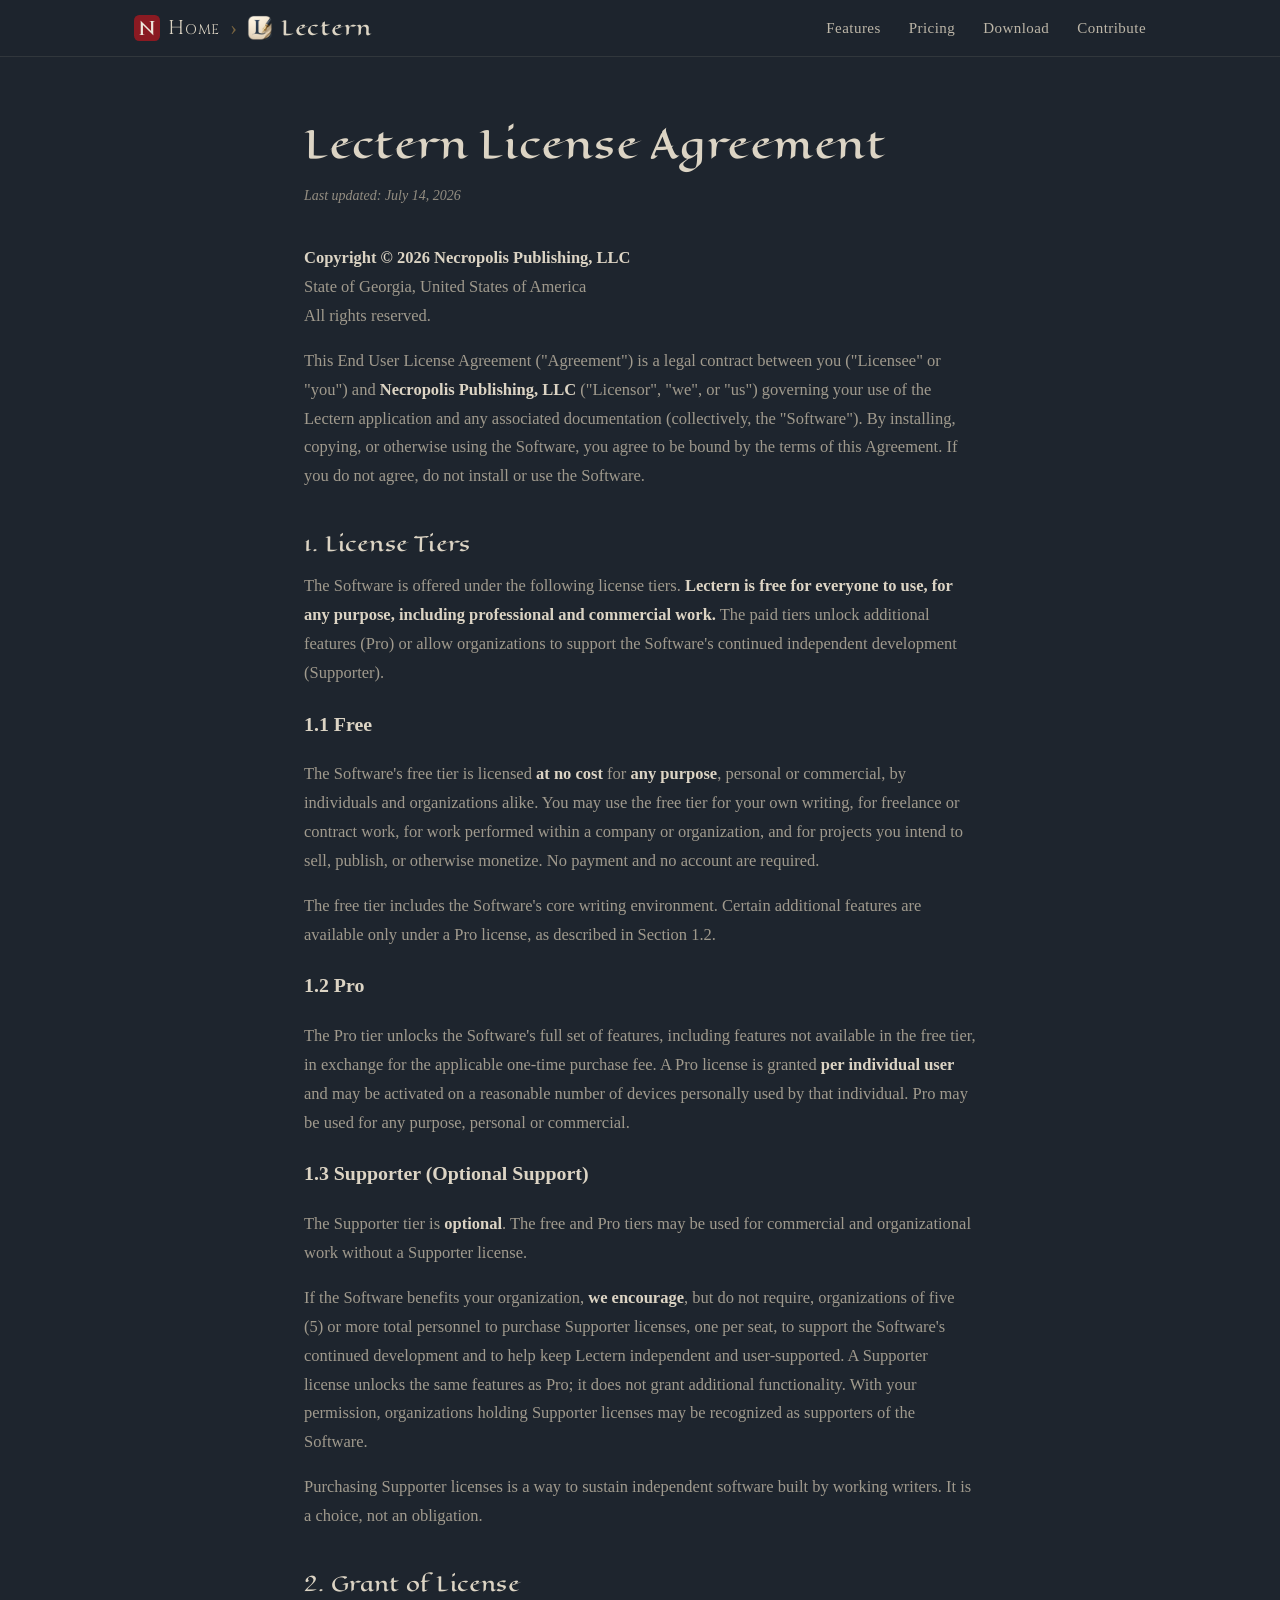
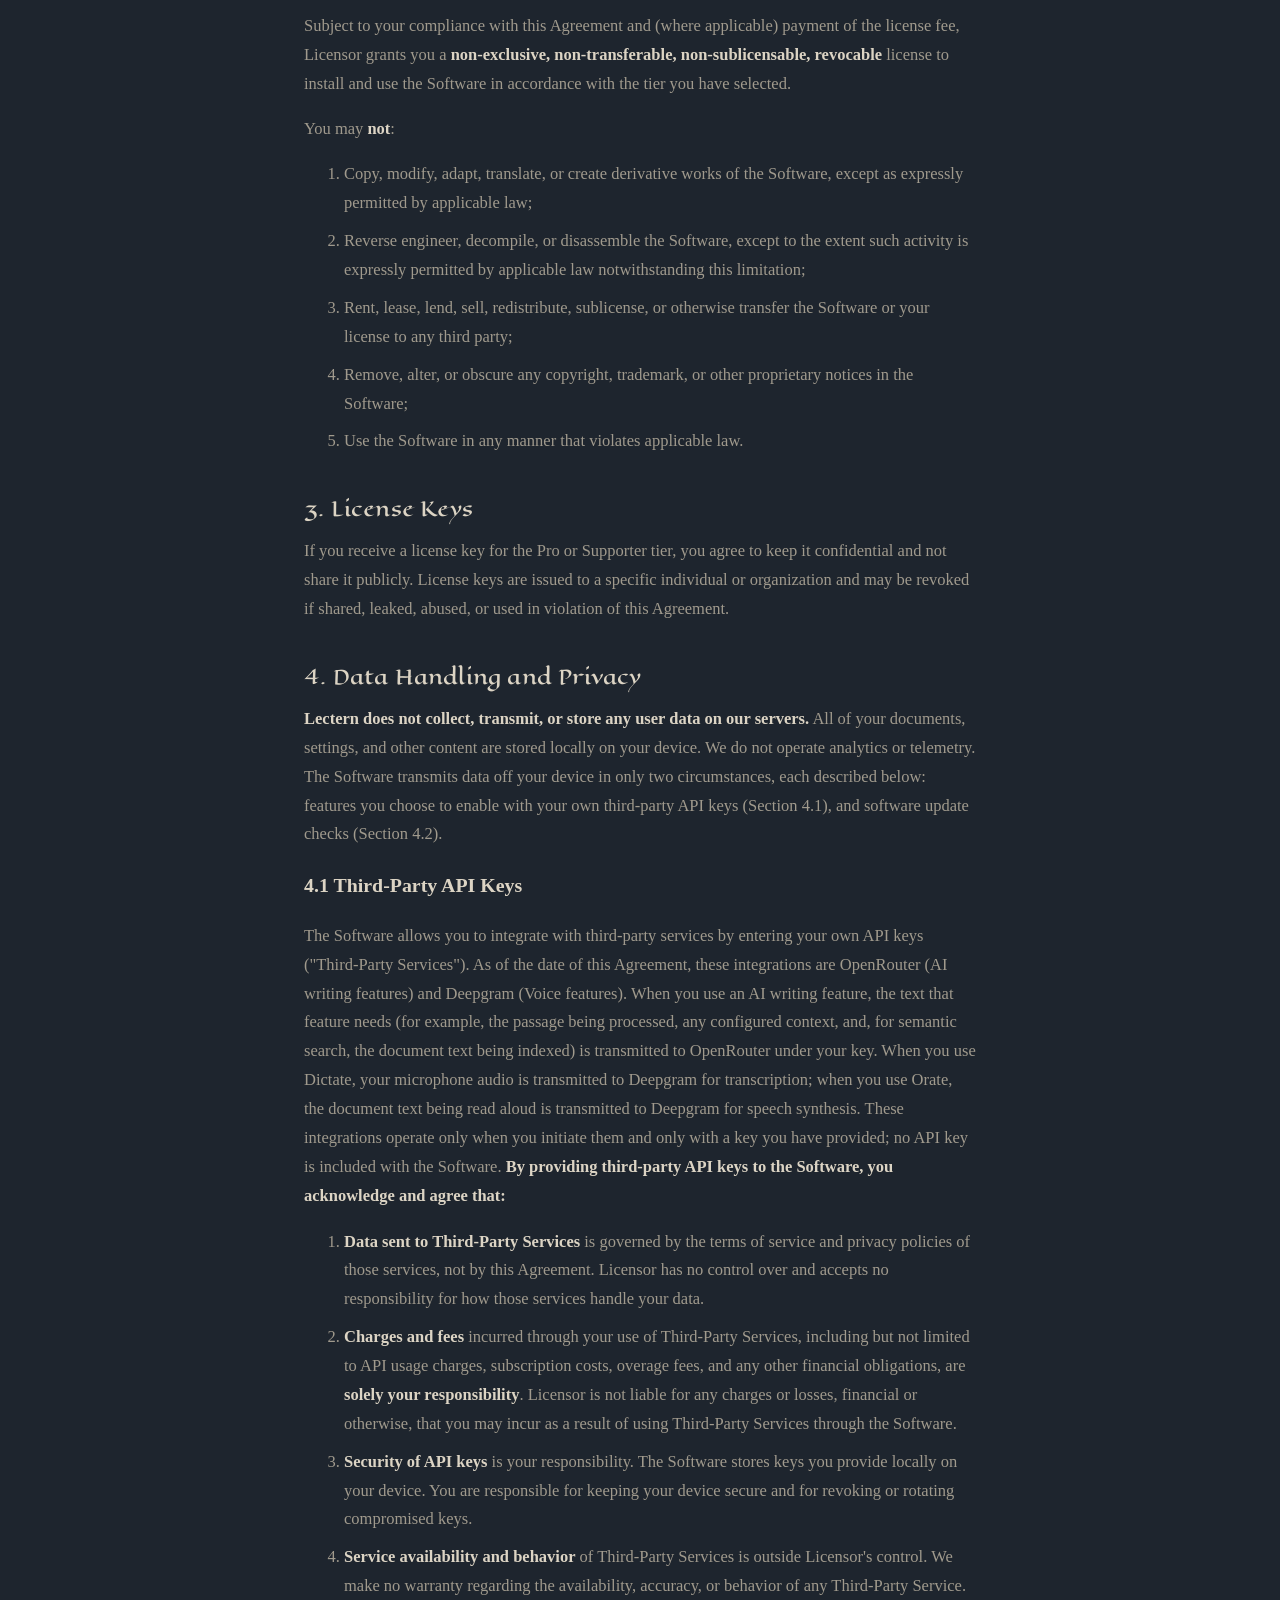
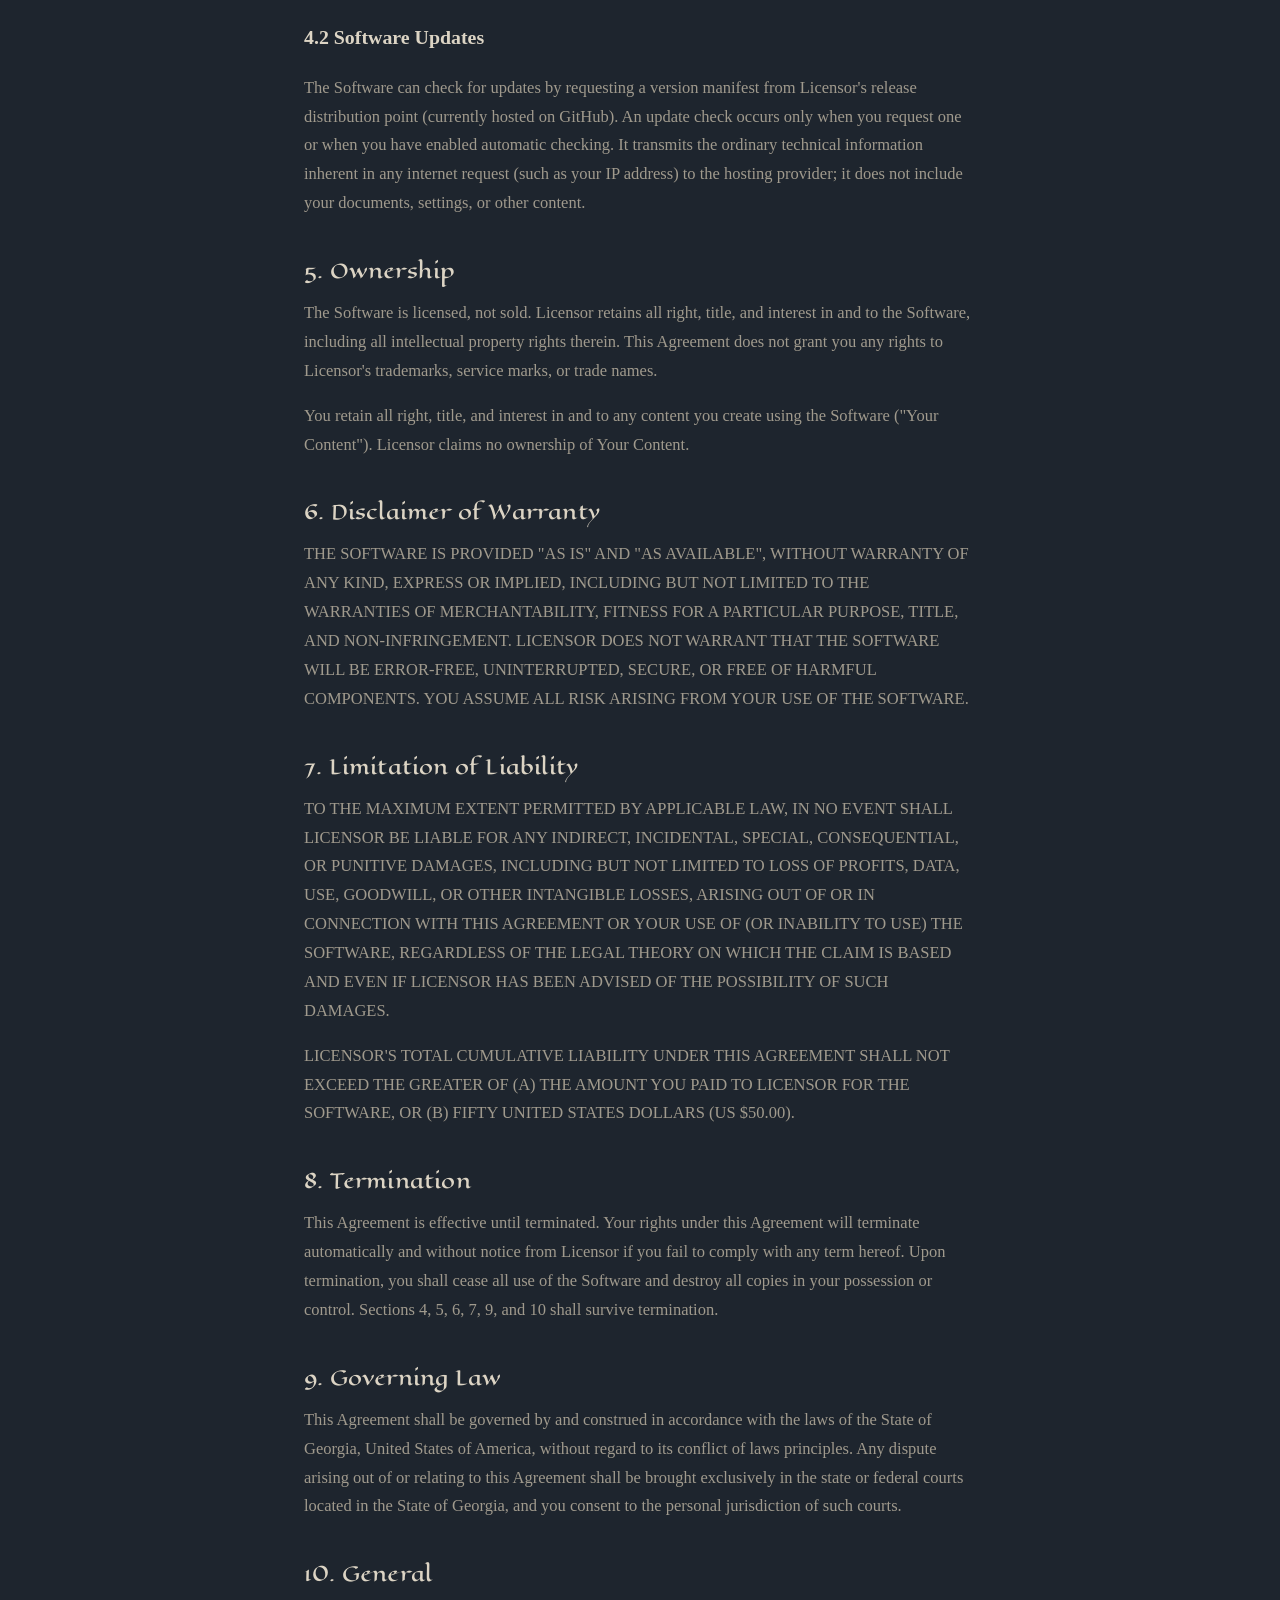
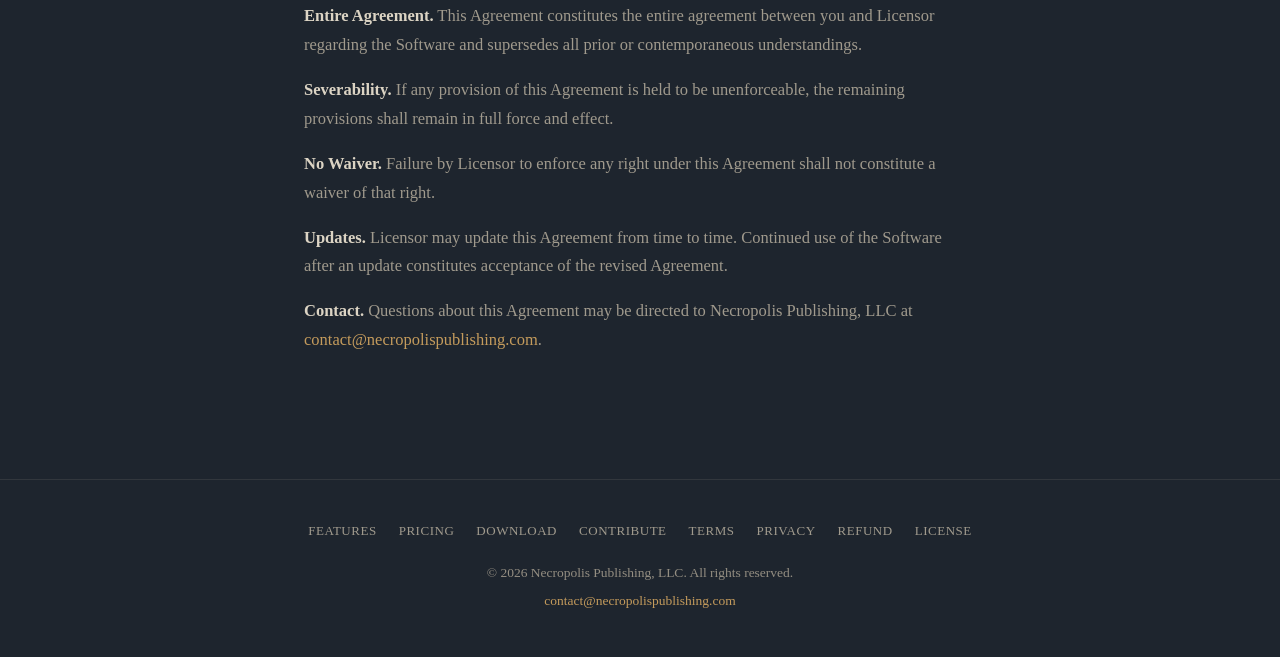
<file: license.html>
<!DOCTYPE html>
<html lang="en">
<head>
<meta charset="UTF-8">
<meta name="viewport" content="width=device-width, initial-scale=1.0">
<title>License Agreement | Lectern</title>
<meta name="description" content="The Lectern License Agreement (End User License Agreement) for Lectern, a desktop writing application by Necropolis Publishing, LLC.">
<link rel="preconnect" href="https://fonts.googleapis.com">
<link rel="preconnect" href="https://fonts.gstatic.com" crossorigin>
<link href="https://fonts.googleapis.com/css2?family=Cinzel:wght@600&family=Eagle+Lake&display=swap" rel="stylesheet">
<link rel="icon" href="favicon.ico" sizes="any">
<link rel="icon" type="image/png" sizes="32x32" href="favicon-32.png">
<link rel="icon" type="image/png" sizes="16x16" href="favicon-16.png">
<link rel="apple-touch-icon" sizes="180x180" href="apple-touch-icon.png">
<meta property="og:image" content="https://lectern.necropolispublishing.com/og-image.png">
<meta name="twitter:card" content="summary">
<meta name="twitter:image" content="https://lectern.necropolispublishing.com/og-image.png">
<link rel="stylesheet" href="style.css">
</head>
<body>

<header>
  <nav>
    <div class="brand-trail">
      <a href="https://necropolispublishing.com/" class="crumb crumb-np" aria-label="Necropolis Publishing home">
        <img class="crumb-icon" src="necropolis-mark.svg" alt="">
        <span class="crumb-word">Home</span>
      </a>
      <span class="crumb-sep" aria-hidden="true">&rsaquo;</span>
      <a href="index.html" class="crumb crumb-lectern" aria-label="Lectern home">
        <img class="crumb-icon" src="lectern-mark.png" alt="">
        <span class="crumb-word">Lectern</span>
      </a>
    </div>
    <ul class="nav-links">
      <li><a href="features.html">Features</a></li>
      <li><a href="pricing.html">Pricing</a></li>
      <li><a href="download.html">Download</a></li>
      
      <li><a href="contribute.html">Contribute</a></li>
    </ul>
  </nav>
</header>

<div class="legal">
  <h1>Lectern License Agreement</h1>
  <p class="updated">Last updated: July 14, 2026</p>

  <p>
    <strong>Copyright © 2026 Necropolis Publishing, LLC</strong><br>
    State of Georgia, United States of America<br>
    All rights reserved.
  </p>

  <p>
    This End User License Agreement ("Agreement") is a legal contract between
    you ("Licensee" or "you") and <strong>Necropolis Publishing, LLC</strong>
    ("Licensor", "we", or "us") governing your use of the Lectern application
    and any associated documentation (collectively, the "Software"). By
    installing, copying, or otherwise using the Software, you agree to be bound
    by the terms of this Agreement. If you do not agree, do not install or use
    the Software.
  </p>

  <h2>1. License Tiers</h2>
  <p>
    The Software is offered under the following license tiers.
    <strong>Lectern is free for everyone to use, for any purpose, including
    professional and commercial work.</strong> The paid tiers unlock additional
    features (Pro) or allow organizations to support the Software's continued
    independent development (Supporter).
  </p>

  <h3>1.1 Free</h3>
  <p>
    The Software's free tier is licensed <strong>at no cost</strong> for
    <strong>any purpose</strong>, personal or commercial, by individuals and
    organizations alike. You may use the free tier for your own writing, for
    freelance or contract work, for work performed within a company or
    organization, and for projects you intend to sell, publish, or otherwise
    monetize. No payment and no account are required.
  </p>
  <p>
    The free tier includes the Software's core writing environment. Certain
    additional features are available only under a Pro license, as described in
    Section 1.2.
  </p>

  <h3>1.2 Pro</h3>
  <p>
    The Pro tier unlocks the Software's full set of features, including
    features not available in the free tier, in exchange for the applicable
    one-time purchase fee. A Pro license is granted <strong>per individual
    user</strong> and may be activated on a reasonable number of devices
    personally used by that individual. Pro may be used for any purpose,
    personal or commercial.
  </p>

  <h3>1.3 Supporter (Optional Support)</h3>
  <p>
    The Supporter tier is <strong>optional</strong>. The free and Pro tiers may
    be used for commercial and organizational work without a Supporter license.
  </p>
  <p>
    If the Software benefits your organization, <strong>we encourage</strong>,
    but do not require, organizations of five (5) or more total personnel to
    purchase Supporter licenses, one per seat, to support the Software's
    continued development and to help keep Lectern independent and
    user-supported. A Supporter license unlocks the same features as Pro; it does
    not grant additional functionality. With your permission, organizations
    holding Supporter licenses may be recognized as supporters of the Software.
  </p>
  <p>
    Purchasing Supporter licenses is a way to sustain independent software built
    by working writers. It is a choice, not an obligation.
  </p>

  <h2>2. Grant of License</h2>
  <p>
    Subject to your compliance with this Agreement and (where applicable)
    payment of the license fee, Licensor grants you a
    <strong>non-exclusive, non-transferable, non-sublicensable, revocable</strong>
    license to install and use the Software in accordance with the tier you have
    selected.
  </p>
  <p>You may <strong>not</strong>:</p>
  <ol>
    <li>Copy, modify, adapt, translate, or create derivative works of the Software, except as expressly permitted by applicable law;</li>
    <li>Reverse engineer, decompile, or disassemble the Software, except to the extent such activity is expressly permitted by applicable law notwithstanding this limitation;</li>
    <li>Rent, lease, lend, sell, redistribute, sublicense, or otherwise transfer the Software or your license to any third party;</li>
    <li>Remove, alter, or obscure any copyright, trademark, or other proprietary notices in the Software;</li>
    <li>Use the Software in any manner that violates applicable law.</li>
  </ol>

  <h2>3. License Keys</h2>
  <p>
    If you receive a license key for the Pro or Supporter tier, you agree to keep
    it confidential and not share it publicly. License keys are issued to a
    specific individual or organization and may be revoked if shared, leaked,
    abused, or used in violation of this Agreement.
  </p>

  <h2>4. Data Handling and Privacy</h2>
  <p>
    <strong>Lectern does not collect, transmit, or store any user data on our
    servers.</strong> All of your documents, settings, and other content are
    stored locally on your device. We do not operate analytics or telemetry. The
    Software transmits data off your device in only two circumstances, each
    described below: features you choose to enable with your own third-party API
    keys (Section 4.1), and software update checks (Section 4.2).
  </p>

  <h3>4.1 Third-Party API Keys</h3>
  <p>
    The Software allows you to integrate with third-party services by entering
    your own API keys ("Third-Party Services"). As of the date of this
    Agreement, these integrations are OpenRouter (AI writing features) and
    Deepgram (Voice features). When you use an AI writing feature, the text that
    feature needs (for example, the passage being processed, any configured
    context, and, for semantic search, the document text being indexed) is
    transmitted to OpenRouter under your key. When you use Dictate, your
    microphone audio is transmitted to Deepgram for transcription; when you use
    Orate, the document text being read aloud is transmitted to Deepgram for
    speech synthesis. These integrations operate only when you initiate them and
    only with a key you have provided; no API key is included with the Software.
    <strong>By providing third-party API keys to the Software, you acknowledge
    and agree that:</strong>
  </p>
  <ol>
    <li><strong>Data sent to Third-Party Services</strong> is governed by the terms of service and privacy policies of those services, not by this Agreement. Licensor has no control over and accepts no responsibility for how those services handle your data.</li>
    <li><strong>Charges and fees</strong> incurred through your use of Third-Party Services, including but not limited to API usage charges, subscription costs, overage fees, and any other financial obligations, are <strong>solely your responsibility</strong>. Licensor is not liable for any charges or losses, financial or otherwise, that you may incur as a result of using Third-Party Services through the Software.</li>
    <li><strong>Security of API keys</strong> is your responsibility. The Software stores keys you provide locally on your device. You are responsible for keeping your device secure and for revoking or rotating compromised keys.</li>
    <li><strong>Service availability and behavior</strong> of Third-Party Services is outside Licensor's control. We make no warranty regarding the availability, accuracy, or behavior of any Third-Party Service.</li>
  </ol>

  <h3>4.2 Software Updates</h3>
  <p>
    The Software can check for updates by requesting a version manifest from
    Licensor's release distribution point (currently hosted on GitHub). An
    update check occurs only when you request one or when you have enabled
    automatic checking. It transmits the ordinary technical information inherent
    in any internet request (such as your IP address) to the hosting provider;
    it does not include your documents, settings, or other content.
  </p>

  <h2>5. Ownership</h2>
  <p>
    The Software is licensed, not sold. Licensor retains all right, title, and
    interest in and to the Software, including all intellectual property rights
    therein. This Agreement does not grant you any rights to Licensor's
    trademarks, service marks, or trade names.
  </p>
  <p>
    You retain all right, title, and interest in and to any content you create
    using the Software ("Your Content"). Licensor claims no ownership of Your
    Content.
  </p>

  <h2>6. Disclaimer of Warranty</h2>
  <p>
    THE SOFTWARE IS PROVIDED "AS IS" AND "AS AVAILABLE", WITHOUT WARRANTY OF ANY
    KIND, EXPRESS OR IMPLIED, INCLUDING BUT NOT LIMITED TO THE WARRANTIES OF
    MERCHANTABILITY, FITNESS FOR A PARTICULAR PURPOSE, TITLE, AND
    NON-INFRINGEMENT. LICENSOR DOES NOT WARRANT THAT THE SOFTWARE WILL BE
    ERROR-FREE, UNINTERRUPTED, SECURE, OR FREE OF HARMFUL COMPONENTS. YOU ASSUME
    ALL RISK ARISING FROM YOUR USE OF THE SOFTWARE.
  </p>

  <h2>7. Limitation of Liability</h2>
  <p>
    TO THE MAXIMUM EXTENT PERMITTED BY APPLICABLE LAW, IN NO EVENT SHALL LICENSOR
    BE LIABLE FOR ANY INDIRECT, INCIDENTAL, SPECIAL, CONSEQUENTIAL, OR PUNITIVE
    DAMAGES, INCLUDING BUT NOT LIMITED TO LOSS OF PROFITS, DATA, USE, GOODWILL,
    OR OTHER INTANGIBLE LOSSES, ARISING OUT OF OR IN CONNECTION WITH THIS
    AGREEMENT OR YOUR USE OF (OR INABILITY TO USE) THE SOFTWARE, REGARDLESS OF
    THE LEGAL THEORY ON WHICH THE CLAIM IS BASED AND EVEN IF LICENSOR HAS BEEN
    ADVISED OF THE POSSIBILITY OF SUCH DAMAGES.
  </p>
  <p>
    LICENSOR'S TOTAL CUMULATIVE LIABILITY UNDER THIS AGREEMENT SHALL NOT EXCEED
    THE GREATER OF (A) THE AMOUNT YOU PAID TO LICENSOR FOR THE SOFTWARE, OR (B)
    FIFTY UNITED STATES DOLLARS (US $50.00).
  </p>

  <h2>8. Termination</h2>
  <p>
    This Agreement is effective until terminated. Your rights under this
    Agreement will terminate automatically and without notice from Licensor if
    you fail to comply with any term hereof. Upon termination, you shall cease
    all use of the Software and destroy all copies in your possession or control.
    Sections 4, 5, 6, 7, 9, and 10 shall survive termination.
  </p>

  <h2>9. Governing Law</h2>
  <p>
    This Agreement shall be governed by and construed in accordance with the laws
    of the State of Georgia, United States of America, without regard to its
    conflict of laws principles. Any dispute arising out of or relating to this
    Agreement shall be brought exclusively in the state or federal courts located
    in the State of Georgia, and you consent to the personal jurisdiction of such
    courts.
  </p>

  <h2>10. General</h2>
  <p>
    <strong>Entire Agreement.</strong> This Agreement constitutes the entire
    agreement between you and Licensor regarding the Software and supersedes all
    prior or contemporaneous understandings.
  </p>
  <p>
    <strong>Severability.</strong> If any provision of this Agreement is held to
    be unenforceable, the remaining provisions shall remain in full force and
    effect.
  </p>
  <p>
    <strong>No Waiver.</strong> Failure by Licensor to enforce any right under
    this Agreement shall not constitute a waiver of that right.
  </p>
  <p>
    <strong>Updates.</strong> Licensor may update this Agreement from time to
    time. Continued use of the Software after an update constitutes acceptance of
    the revised Agreement.
  </p>
  <p>
    <strong>Contact.</strong> Questions about this Agreement may be directed to
    Necropolis Publishing, LLC at
    <a href="mailto:contact@necropolispublishing.com">contact@necropolispublishing.com</a>.
  </p>
</div>

<footer>
  <ul class="footer-links">
    <li><a href="features.html">Features</a></li><li><a href="pricing.html">Pricing</a></li>
    <li><a href="download.html">Download</a></li>
    <li><a href="contribute.html">Contribute</a></li><li><a href="terms.html">Terms</a></li><li><a href="privacy.html">Privacy</a></li><li><a href="refund.html">Refund</a></li><li><a href="license.html">License</a></li>
  </ul>
  <p>&copy; 2026 Necropolis Publishing, LLC. All rights reserved.</p>
  <p><a href="mailto:contact@necropolispublishing.com">contact@necropolispublishing.com</a></p>
</footer>

</body>
</html>
</file>
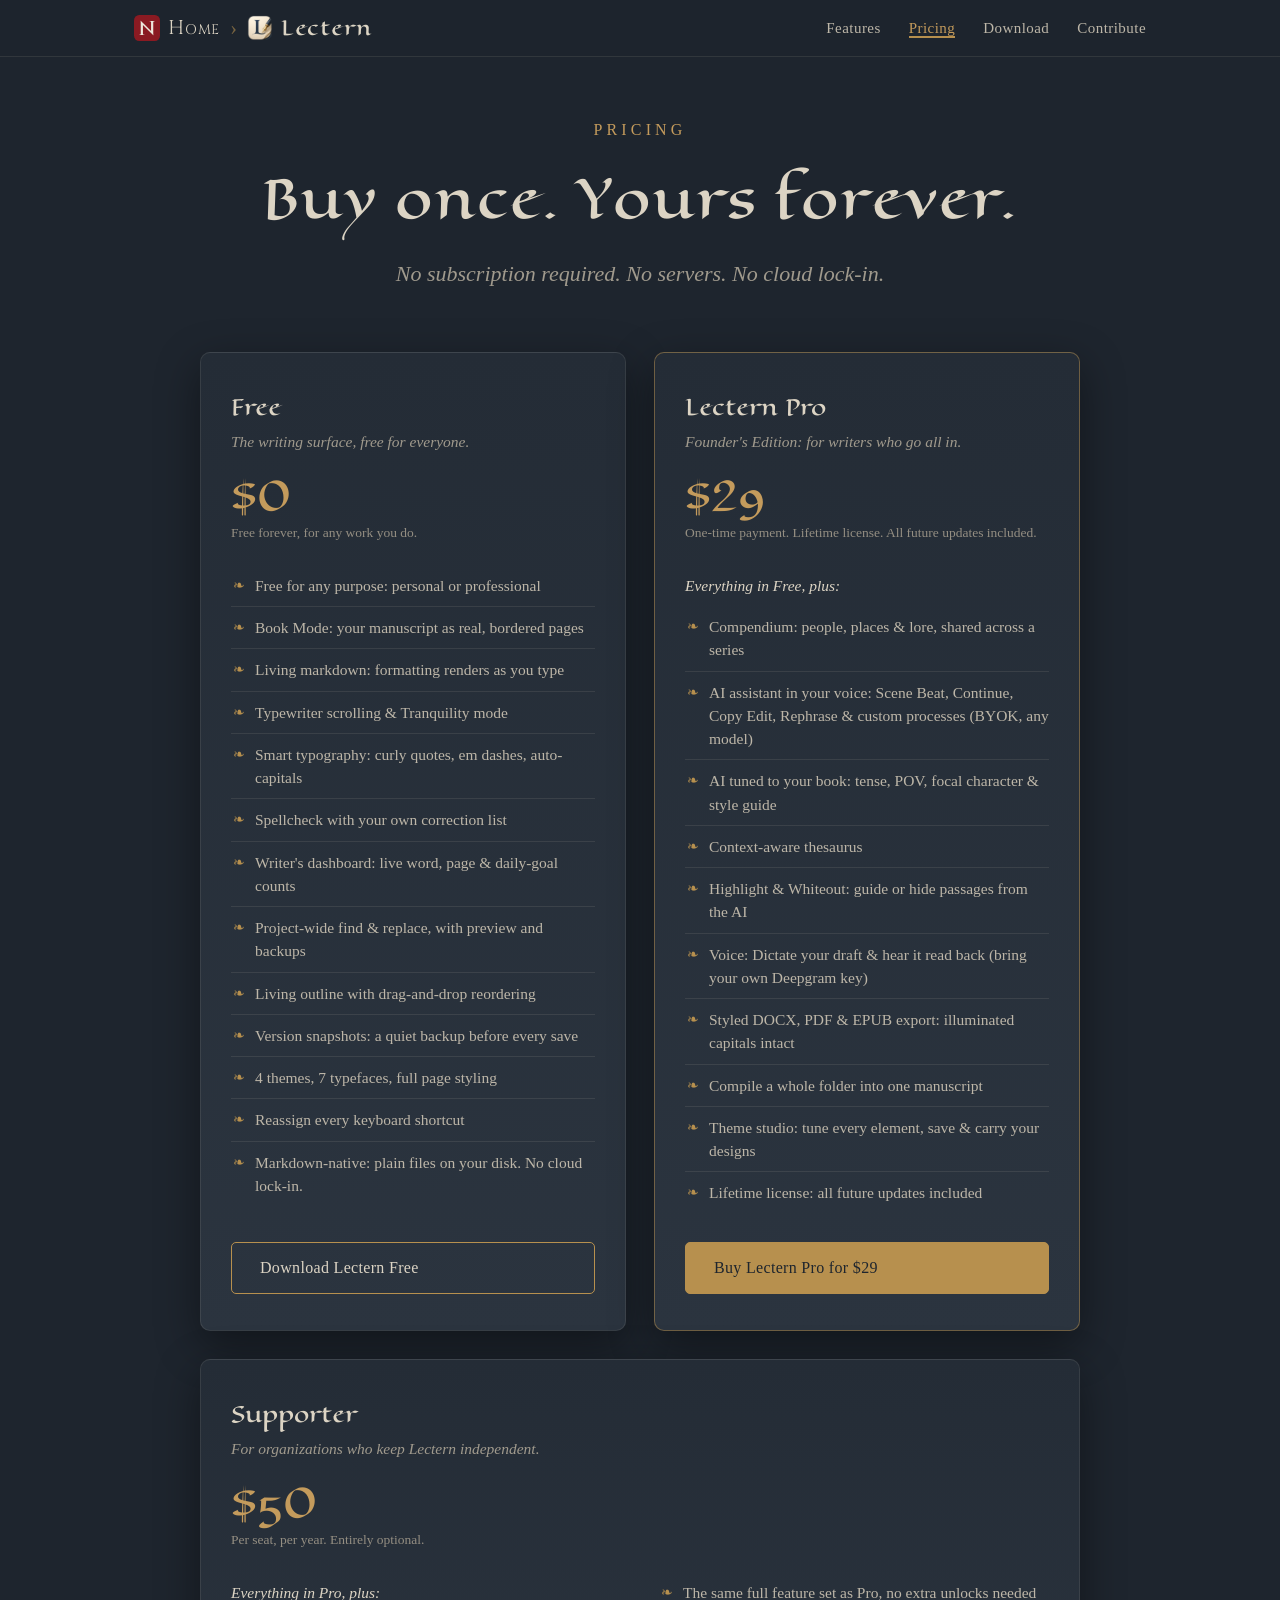
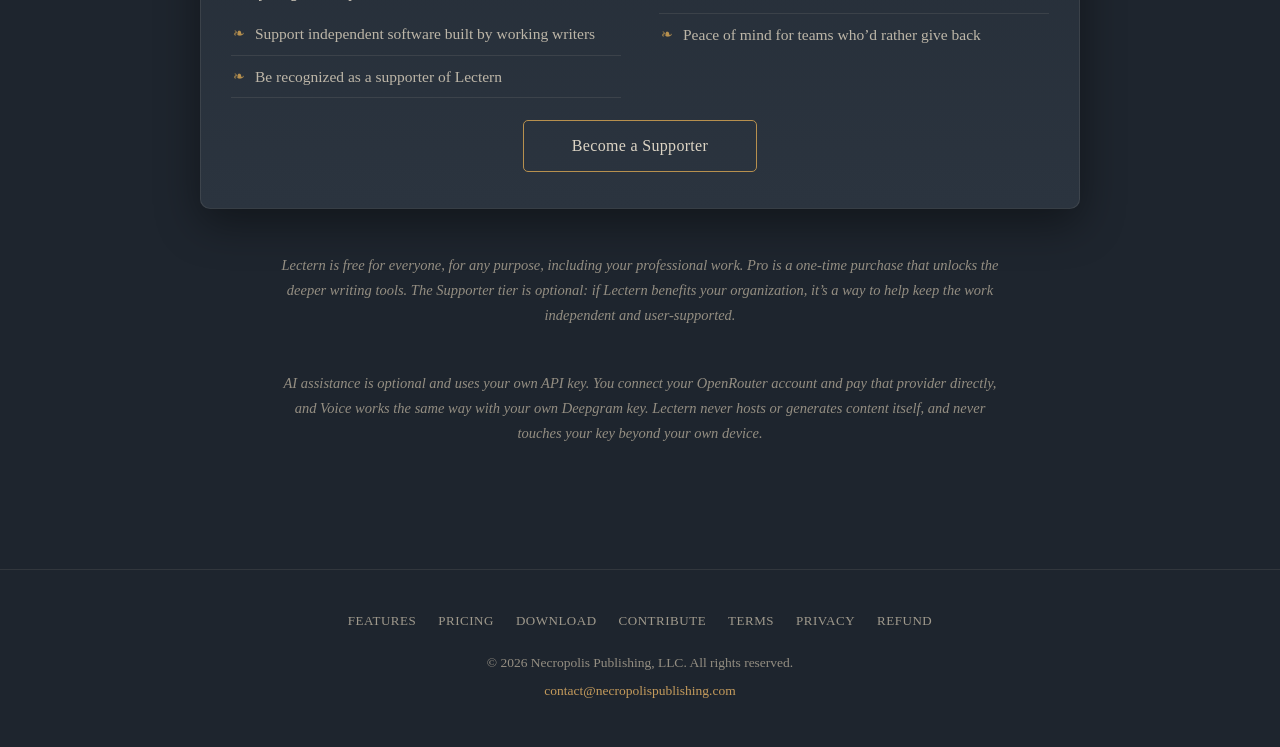
<file: pricing.html>
<!DOCTYPE html>
<html lang="en">
<head>
<meta charset="UTF-8">
<meta name="viewport" content="width=device-width, initial-scale=1.0">
<title>Pricing · Lectern</title>
<meta name="description" content="Lectern pricing. A free tier, and a one-time Pro license. Founder's Edition $29, lifetime license, all future updates. Buy once. Yours forever.">
<link rel="preconnect" href="https://fonts.googleapis.com">
<link rel="preconnect" href="https://fonts.gstatic.com" crossorigin>
<link href="https://fonts.googleapis.com/css2?family=Cinzel:wght@600&family=Eagle+Lake&display=swap" rel="stylesheet">
<link rel="icon" href="favicon.ico" sizes="any">
<link rel="icon" type="image/png" sizes="32x32" href="favicon-32.png">
<link rel="icon" type="image/png" sizes="16x16" href="favicon-16.png">
<link rel="apple-touch-icon" sizes="180x180" href="apple-touch-icon.png">
<meta property="og:image" content="https://lectern.necropolispublishing.com/og-image.png">
<meta name="twitter:card" content="summary">
<meta name="twitter:image" content="https://lectern.necropolispublishing.com/og-image.png">
<link rel="stylesheet" href="style.css">
</head>
<body>

<header>
  <nav>
    <div class="brand-trail">
      <a href="https://necropolispublishing.com/" class="crumb crumb-np" aria-label="Necropolis Publishing home">
        <img class="crumb-icon" src="necropolis-mark.svg" alt="">
        <span class="crumb-word">Home</span>
      </a>
      <span class="crumb-sep" aria-hidden="true">&rsaquo;</span>
      <a href="index.html" class="crumb crumb-lectern" aria-label="Lectern home">
        <img class="crumb-icon" src="lectern-mark.png" alt="">
        <span class="crumb-word">Lectern</span>
      </a>
    </div>
    <ul class="nav-links">
      <li><a href="features.html">Features</a></li>
      <li><a href="pricing.html" aria-current="page">Pricing</a></li>
      <li><a href="download.html">Download</a></li>
      
      <li><a href="contribute.html">Contribute</a></li>
    </ul>
  </nav>
</header>

<div class="page-head">
  <p class="eyebrow">Pricing</p>
  <h1>Buy once. Yours forever.</h1>
  <p class="lede">No subscription required. No servers. No cloud lock-in.</p>
</div>

<section>
  <div class="pricing-grid">

    <div class="price-card">
      <p class="price-tier">Free</p>
      <p class="price-sub">The writing surface, free for everyone.</p>
      <p class="price-amount">$0</p>
      <p class="price-note">Free forever, for any work you do.</p>
      <ul class="price-features">
        <li>Free for any purpose: personal or professional</li>
        <li>Book Mode: your manuscript as real, bordered pages</li>
        <li>Living markdown: formatting renders as you type</li>
        <li>Typewriter scrolling &amp; Tranquility mode</li>
        <li>Smart typography: curly quotes, em dashes, auto-capitals</li>
        <li>Spellcheck with your own correction list</li>
        <li>Writer's dashboard: live word, page &amp; daily-goal counts</li>
        <li>Project-wide find &amp; replace, with preview and backups</li>
        <li>Living outline with drag-and-drop reordering</li>
        <li>Version snapshots: a quiet backup before every save</li>
        <li>4 themes, 7 typefaces, full page styling</li>
        <li>Reassign every keyboard shortcut</li>
        <li>Markdown-native: plain files on your disk. No cloud lock-in.</li>
      </ul>
      <a class="btn" href="download.html">Download Lectern Free</a>
    </div>

    <div class="price-card featured">
      <p class="price-tier">Lectern Pro</p>
      <p class="price-sub">Founder's Edition: for writers who go all in.</p>
      <p class="price-amount">$29</p>
      <p class="price-note">One-time payment. Lifetime license. All future updates included.</p>
      <ul class="price-features">
        <li class="heading">Everything in Free, plus:</li>
        <li>Compendium: people, places &amp; lore, shared across a series</li>
        <li>AI assistant in your voice: Scene Beat, Continue, Copy Edit, Rephrase &amp; custom processes (BYOK, any model)</li>
        <li>AI tuned to your book: tense, POV, focal character &amp; style guide</li>
        <li>Context-aware thesaurus</li>
        <li>Highlight &amp; Whiteout: guide or hide passages from the AI</li>
        <li>Voice: Dictate your draft &amp; hear it read back (bring your own Deepgram key)</li>
        <li>Styled DOCX, PDF &amp; EPUB export: illuminated capitals intact</li>
        <li>Compile a whole folder into one manuscript</li>
        <li>Theme studio: tune every element, save &amp; carry your designs</li>
        <li>Lifetime license: all future updates included</li>
      </ul>
      <a class="btn primary" href="https://buy.stripe.com/00waEZ5259uZavebgz1oI00">Buy Lectern Pro for $29</a>
    </div>

    <div class="price-card span-full">
      <p class="price-tier">Supporter</p>
      <p class="price-sub">For organizations who keep Lectern independent.</p>
      <p class="price-amount">$50</p>
      <p class="price-note">Per seat, per year. Entirely optional.</p>
      <ul class="price-features">
        <li class="heading">Everything in Pro, plus:</li>
        <li>Support independent software built by working writers</li>
        <li>Be recognized as a supporter of Lectern</li>
        <li>The same full feature set as Pro, no extra unlocks needed</li>
        <li>Peace of mind for teams who&rsquo;d rather give back</li>
      </ul>
      <a class="btn" href="mailto:contact@necropolispublishing.com?subject=Lectern%20Supporter%20license">Become a Supporter</a>
    </div>

  </div>

  <p class="byok-note">
    Lectern is free for everyone, for any purpose, including your professional
    work. Pro is a one-time purchase that unlocks the deeper writing tools. The
    Supporter tier is optional: if Lectern benefits your organization, it&rsquo;s a
    way to help keep the work independent and user-supported.
  </p>

  <p class="byok-note">
    AI assistance is optional and uses your own API key. You connect your
    OpenRouter account and pay that provider directly, and Voice works the same way with your own Deepgram key. Lectern never hosts or
    generates content itself, and never touches your key beyond your own device.
  </p>
</section>

<footer>
  <ul class="footer-links">
    <li><a href="features.html">Features</a></li><li><a href="pricing.html">Pricing</a></li>
    <li><a href="download.html">Download</a></li>
    <li><a href="contribute.html">Contribute</a></li><li><a href="terms.html">Terms</a></li><li><a href="privacy.html">Privacy</a></li><li><a href="refund.html">Refund</a></li>
  </ul>
  <p>&copy; 2026 Necropolis Publishing, LLC. All rights reserved.</p>
  <p><a href="mailto:contact@necropolispublishing.com">contact@necropolispublishing.com</a></p>
</footer>

</body>
</html>
</file>
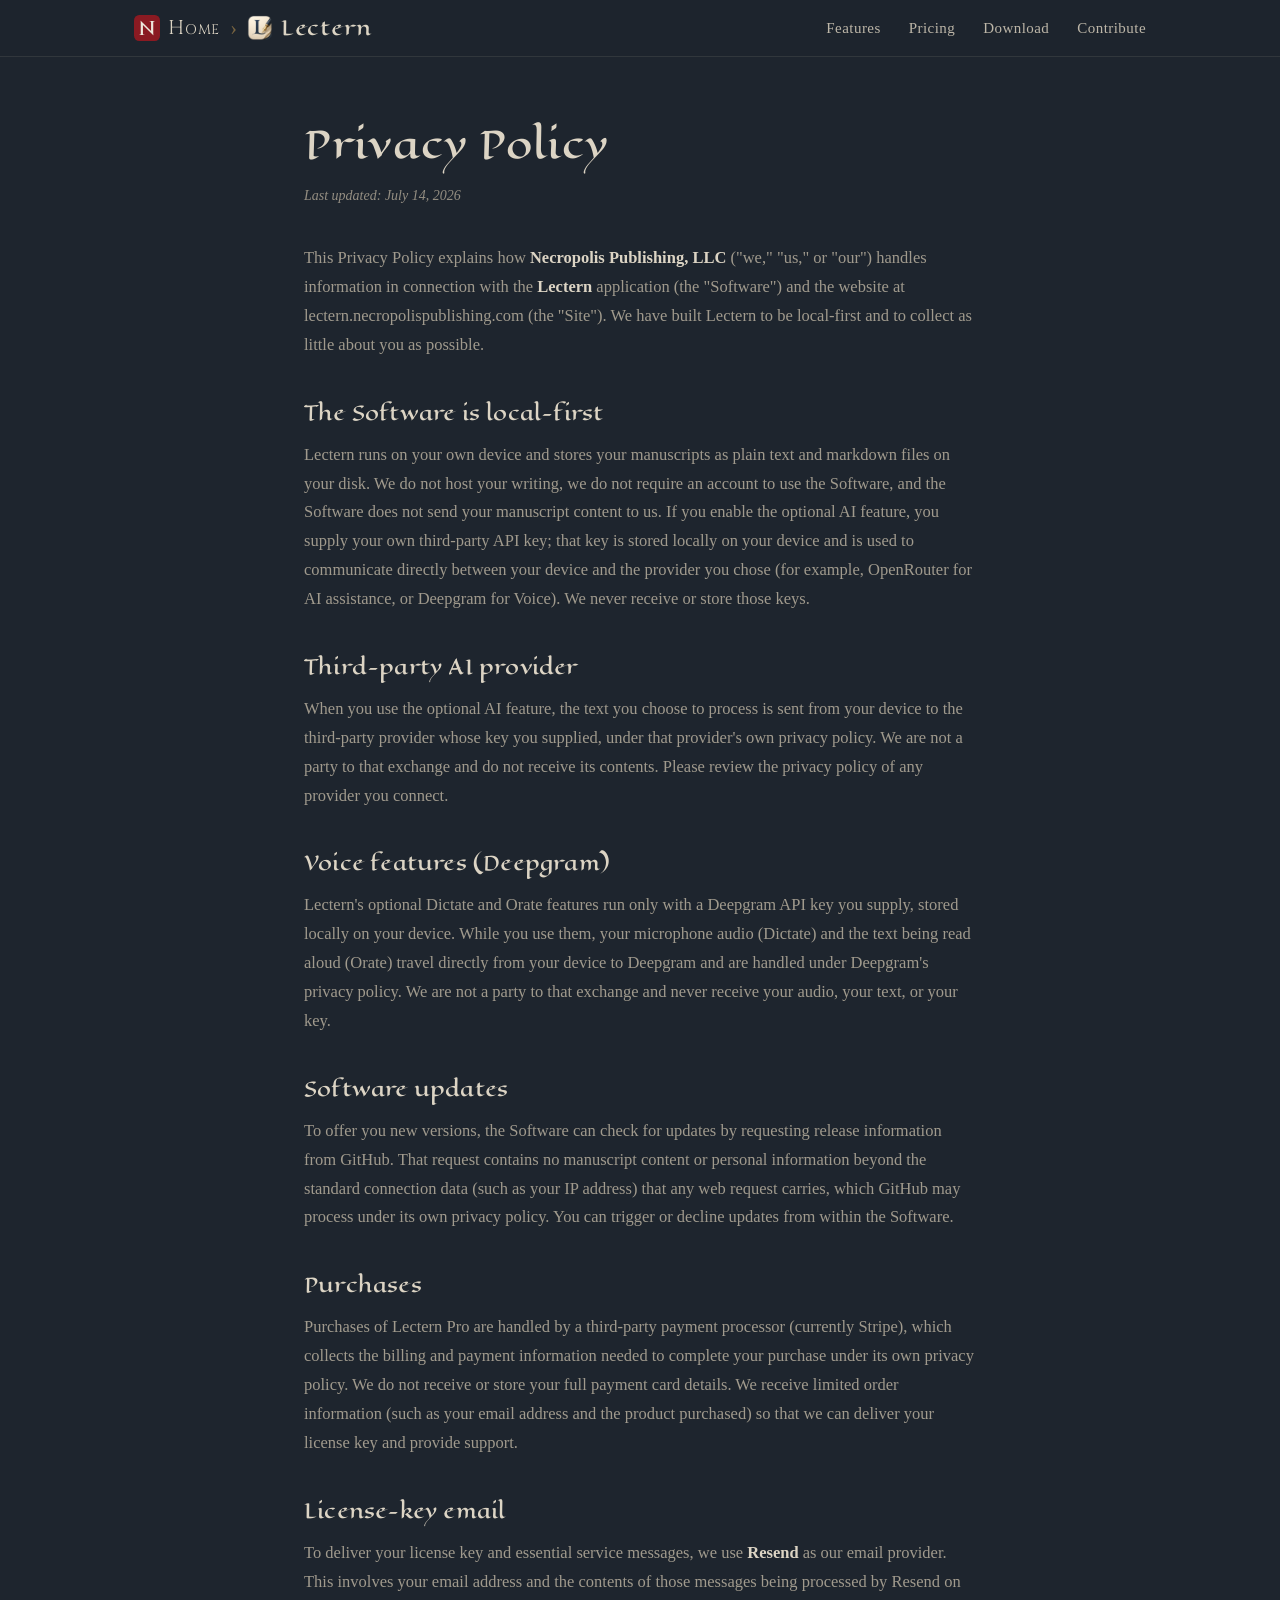
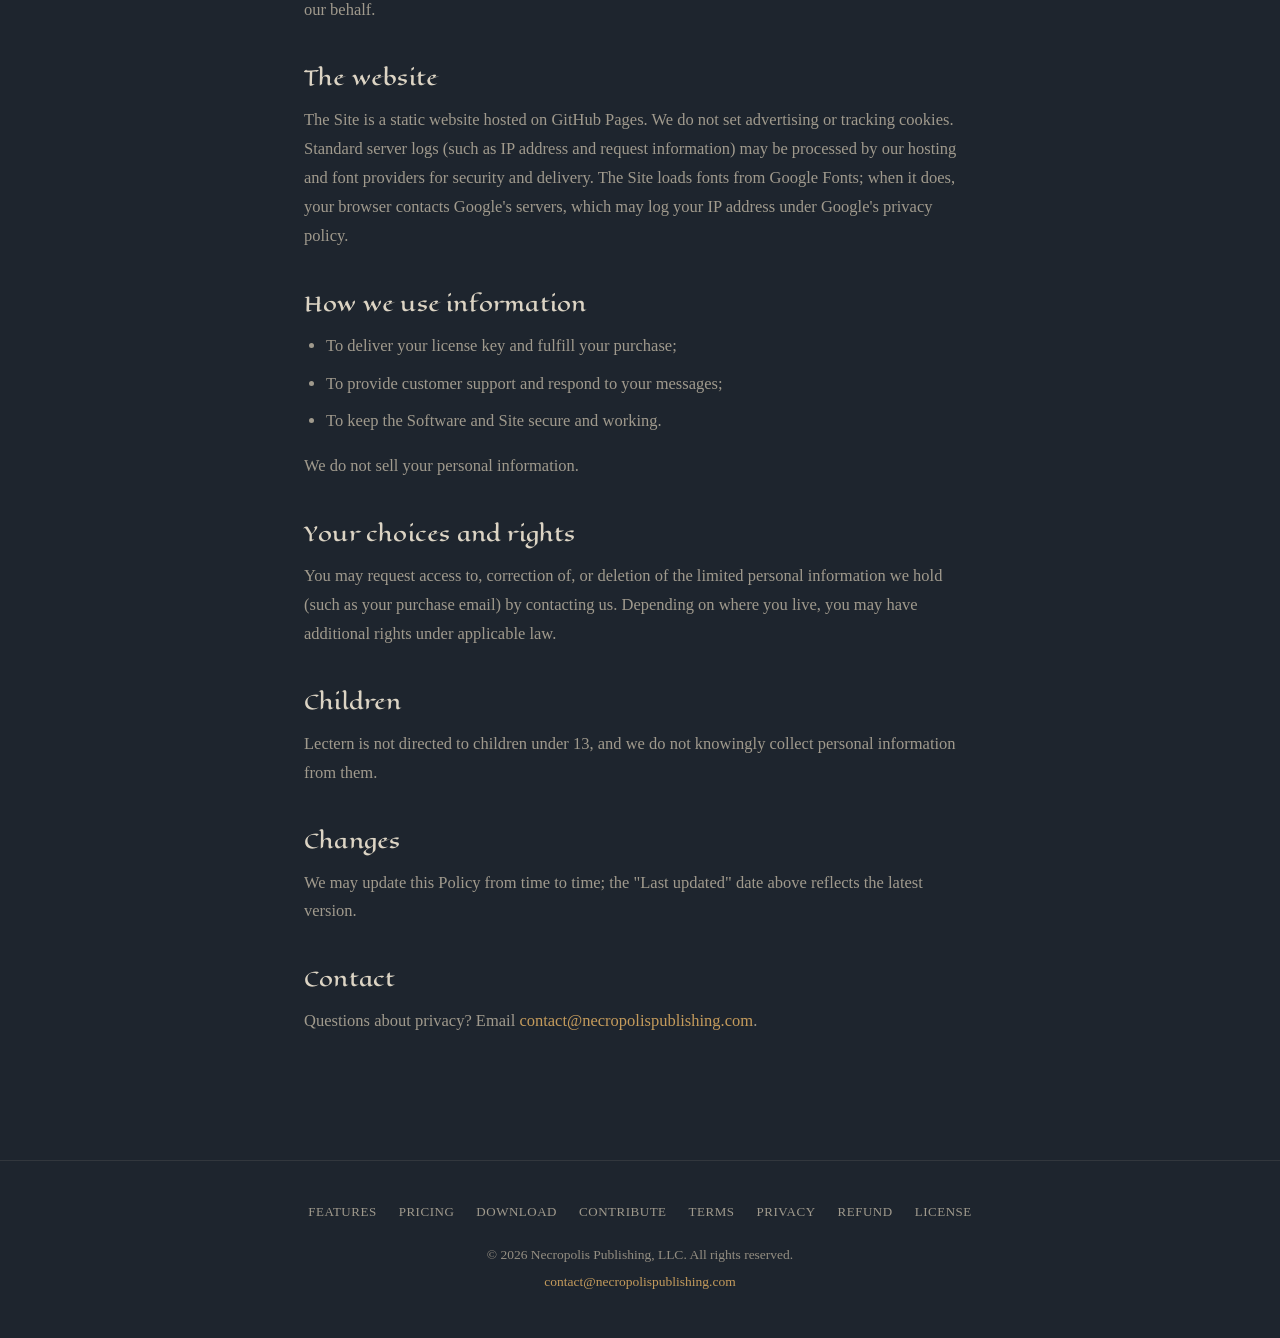
<file: privacy.html>
<!DOCTYPE html>
<html lang="en">
<head>
<meta charset="UTF-8">
<meta name="viewport" content="width=device-width, initial-scale=1.0">
<title>Privacy Policy · Lectern</title>
<meta name="description" content="Privacy Policy for Lectern, a local-first desktop writing application by Necropolis Publishing, LLC.">
<link rel="preconnect" href="https://fonts.googleapis.com">
<link rel="preconnect" href="https://fonts.gstatic.com" crossorigin>
<link href="https://fonts.googleapis.com/css2?family=Cinzel:wght@600&family=Eagle+Lake&display=swap" rel="stylesheet">
<link rel="icon" href="favicon.ico" sizes="any">
<link rel="icon" type="image/png" sizes="32x32" href="favicon-32.png">
<link rel="icon" type="image/png" sizes="16x16" href="favicon-16.png">
<link rel="apple-touch-icon" sizes="180x180" href="apple-touch-icon.png">
<meta property="og:image" content="https://lectern.necropolispublishing.com/og-image.png">
<meta name="twitter:card" content="summary">
<meta name="twitter:image" content="https://lectern.necropolispublishing.com/og-image.png">
<link rel="stylesheet" href="style.css">
</head>
<body>

<header>
  <nav>
    <div class="brand-trail">
      <a href="https://necropolispublishing.com/" class="crumb crumb-np" aria-label="Necropolis Publishing home">
        <img class="crumb-icon" src="necropolis-mark.svg" alt="">
        <span class="crumb-word">Home</span>
      </a>
      <span class="crumb-sep" aria-hidden="true">&rsaquo;</span>
      <a href="index.html" class="crumb crumb-lectern" aria-label="Lectern home">
        <img class="crumb-icon" src="lectern-mark.png" alt="">
        <span class="crumb-word">Lectern</span>
      </a>
    </div>
    <ul class="nav-links">
      <li><a href="features.html">Features</a></li>
      <li><a href="pricing.html">Pricing</a></li>
      <li><a href="download.html">Download</a></li>
      
      <li><a href="contribute.html">Contribute</a></li>
    </ul>
  </nav>
</header>

<div class="legal">
  <h1>Privacy Policy</h1>
  <p class="updated">Last updated: July 14, 2026</p>

  <p>
    This Privacy Policy explains how <strong>Necropolis Publishing, LLC</strong>
    ("we," "us," or "our") handles information in connection with the
    <strong>Lectern</strong> application (the "Software") and the website at
    lectern.necropolispublishing.com (the "Site"). We have built Lectern to be
    local-first and to collect as little about you as possible.
  </p>

  <h2>The Software is local-first</h2>
  <p>
    Lectern runs on your own device and stores your manuscripts as plain text and
    markdown files on your disk. We do not host your writing, we do not require
    an account to use the Software, and the Software does not send your manuscript
    content to us. If you enable the optional AI feature, you supply your own
    third-party API key; that key is stored locally on your device and is used to
    communicate directly between your device and the provider you chose (for
    example, OpenRouter for AI assistance, or Deepgram for Voice). We never
    receive or store those keys.
  </p>

  <h2>Third-party AI provider</h2>
  <p>
    When you use the optional AI feature, the text you choose to process is sent
    from your device to the third-party provider whose key you supplied, under
    that provider's own privacy policy. We are not a party to that exchange and do
    not receive its contents. Please review the privacy policy of any provider you
    connect.
  </p>

  <h2>Voice features (Deepgram)</h2>
  <p>
    Lectern's optional Dictate and Orate features run only with a Deepgram API
    key you supply, stored locally on your device. While you use them, your
    microphone audio (Dictate) and the text being read aloud (Orate) travel
    directly from your device to Deepgram and are handled under Deepgram's
    privacy policy. We are not a party to that exchange and never receive your
    audio, your text, or your key.
  </p>

  <h2>Software updates</h2>
  <p>
    To offer you new versions, the Software can check for updates by requesting
    release information from GitHub. That request contains no manuscript content
    or personal information beyond the standard connection data (such as your IP
    address) that any web request carries, which GitHub may process under its own
    privacy policy. You can trigger or decline updates from within the Software.
  </p>

  <h2>Purchases</h2>
  <p>
    Purchases of Lectern Pro are handled by a third-party payment processor
    (currently Stripe), which collects the billing and payment information needed
    to complete your purchase under its own privacy policy. We do not receive or
    store your full payment card details. We receive limited order information
    (such as your email address and the product purchased) so that we can deliver
    your license key and provide support.
  </p>

  <h2>License-key email</h2>
  <p>
    To deliver your license key and essential service messages, we use
    <strong>Resend</strong> as our email provider. This involves your email
    address and the contents of those messages being processed by Resend on our
    behalf.
  </p>

  <h2>The website</h2>
  <p>
    The Site is a static website hosted on GitHub Pages. We do not set advertising
    or tracking cookies. Standard server logs (such as IP address and request
    information) may be processed by our hosting and font providers for security
    and delivery. The Site loads fonts from Google Fonts; when it does, your
    browser contacts Google's servers, which may log your IP address under
    Google's privacy policy.
  </p>

  <h2>How we use information</h2>
  <ul>
    <li>To deliver your license key and fulfill your purchase;</li>
    <li>To provide customer support and respond to your messages;</li>
    <li>To keep the Software and Site secure and working.</li>
  </ul>
  <p>We do not sell your personal information.</p>

  <h2>Your choices and rights</h2>
  <p>
    You may request access to, correction of, or deletion of the limited personal
    information we hold (such as your purchase email) by contacting us. Depending
    on where you live, you may have additional rights under applicable law.
  </p>

  <h2>Children</h2>
  <p>
    Lectern is not directed to children under 13, and we do not knowingly collect
    personal information from them.
  </p>

  <h2>Changes</h2>
  <p>
    We may update this Policy from time to time; the "Last updated" date above
    reflects the latest version.
  </p>

  <h2>Contact</h2>
  <p>
    Questions about privacy? Email
    <a href="mailto:contact@necropolispublishing.com">contact@necropolispublishing.com</a>.
  </p>
</div>

<footer>
  <ul class="footer-links">
    <li><a href="features.html">Features</a></li><li><a href="pricing.html">Pricing</a></li>
    <li><a href="download.html">Download</a></li>
    <li><a href="contribute.html">Contribute</a></li><li><a href="terms.html">Terms</a></li><li><a href="privacy.html">Privacy</a></li><li><a href="refund.html">Refund</a></li><li><a href="license.html">License</a></li>
  </ul>
  <p>&copy; 2026 Necropolis Publishing, LLC. All rights reserved.</p>
  <p><a href="mailto:contact@necropolispublishing.com">contact@necropolispublishing.com</a></p>
</footer>

</body>
</html>
</file>
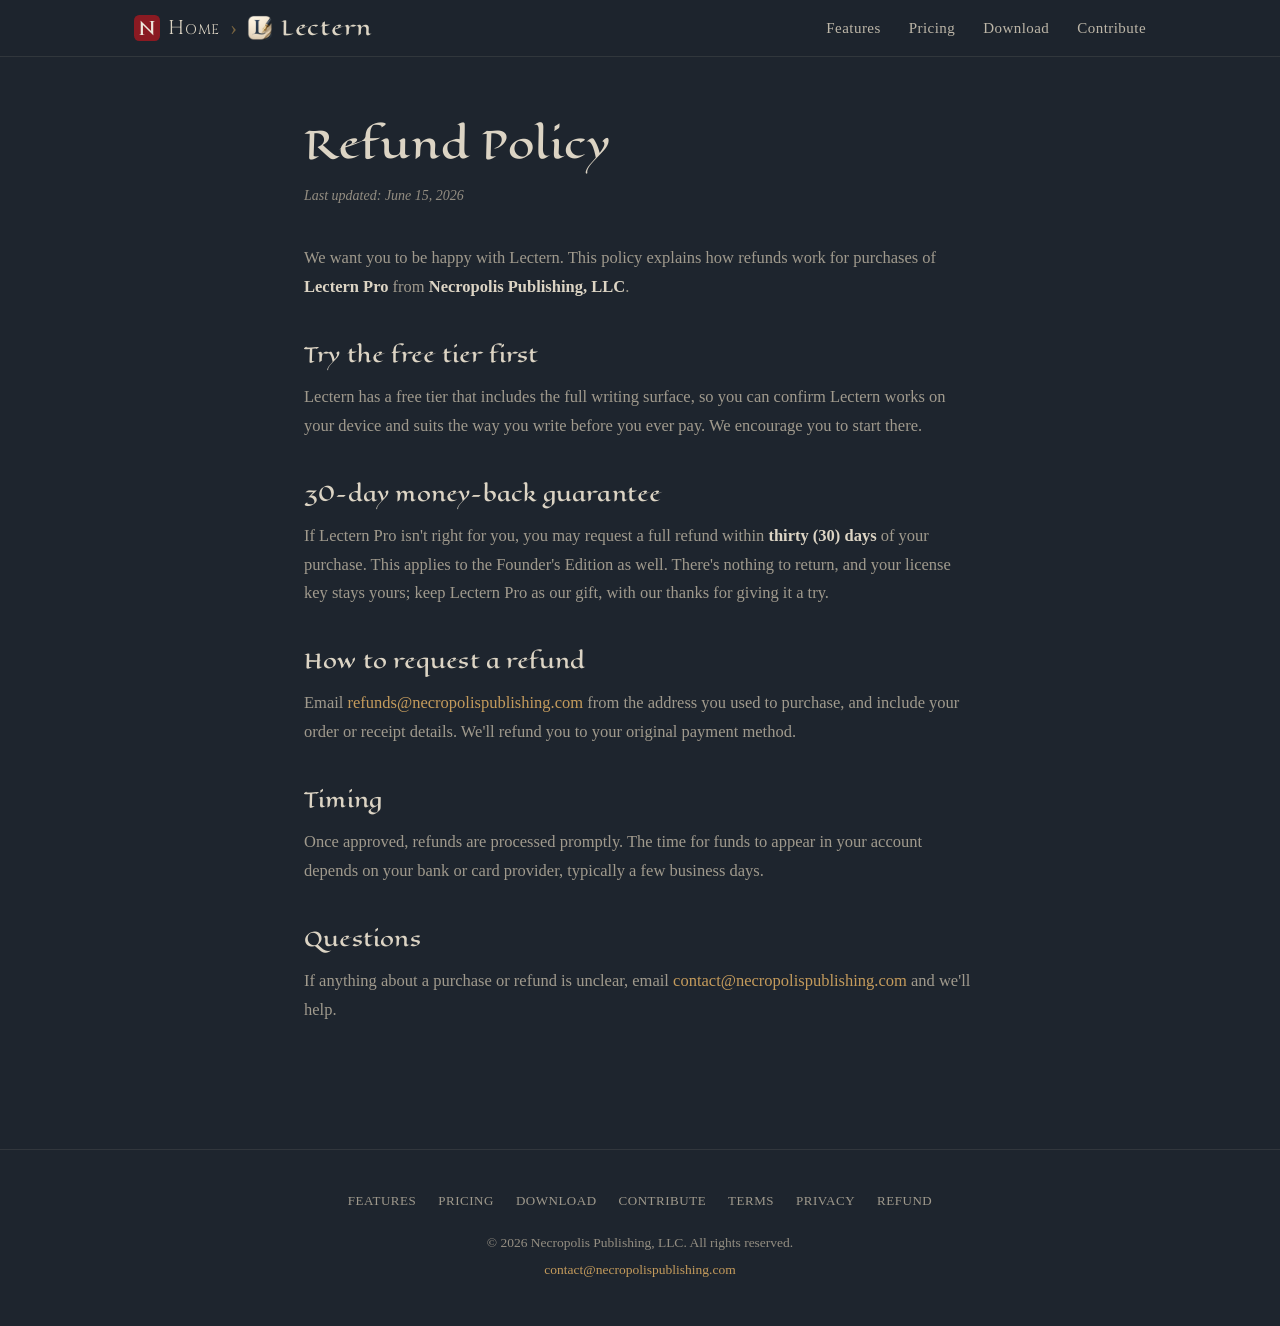
<file: refund.html>
<!DOCTYPE html>
<html lang="en">
<head>
<meta charset="UTF-8">
<meta name="viewport" content="width=device-width, initial-scale=1.0">
<title>Refund Policy · Lectern</title>
<meta name="description" content="Refund Policy for Lectern Pro by Necropolis Publishing, LLC. 30-day money-back guarantee.">
<link rel="preconnect" href="https://fonts.googleapis.com">
<link rel="preconnect" href="https://fonts.gstatic.com" crossorigin>
<link href="https://fonts.googleapis.com/css2?family=Cinzel:wght@600&family=Eagle+Lake&display=swap" rel="stylesheet">
<link rel="icon" href="favicon.ico" sizes="any">
<link rel="icon" type="image/png" sizes="32x32" href="favicon-32.png">
<link rel="icon" type="image/png" sizes="16x16" href="favicon-16.png">
<link rel="apple-touch-icon" sizes="180x180" href="apple-touch-icon.png">
<meta property="og:image" content="https://lectern.necropolispublishing.com/og-image.png">
<meta name="twitter:card" content="summary">
<meta name="twitter:image" content="https://lectern.necropolispublishing.com/og-image.png">
<link rel="stylesheet" href="style.css">
</head>
<body>

<header>
  <nav>
    <div class="brand-trail">
      <a href="https://necropolispublishing.com/" class="crumb crumb-np" aria-label="Necropolis Publishing home">
        <img class="crumb-icon" src="necropolis-mark.svg" alt="">
        <span class="crumb-word">Home</span>
      </a>
      <span class="crumb-sep" aria-hidden="true">&rsaquo;</span>
      <a href="index.html" class="crumb crumb-lectern" aria-label="Lectern home">
        <img class="crumb-icon" src="lectern-mark.png" alt="">
        <span class="crumb-word">Lectern</span>
      </a>
    </div>
    <ul class="nav-links">
      <li><a href="features.html">Features</a></li>
      <li><a href="pricing.html">Pricing</a></li>
      <li><a href="download.html">Download</a></li>
      
      <li><a href="contribute.html">Contribute</a></li>
    </ul>
  </nav>
</header>

<div class="legal">
  <h1>Refund Policy</h1>
  <p class="updated">Last updated: June 15, 2026</p>

  <p>
    We want you to be happy with Lectern. This policy explains how refunds work
    for purchases of <strong>Lectern Pro</strong> from
    <strong>Necropolis Publishing, LLC</strong>.
  </p>

  <h2>Try the free tier first</h2>
  <p>
    Lectern has a free tier that includes the full writing surface, so you can
    confirm Lectern works on your device and suits the way you write before you
    ever pay. We encourage you to start there.
  </p>

  <h2>30-day money-back guarantee</h2>
  <p>
    If Lectern Pro isn't right for you, you may request a full refund within
    <strong>thirty (30) days</strong> of your purchase. This applies to the
    Founder's Edition as well. There's nothing to return, and your license key
    stays yours; keep Lectern Pro as our gift, with our thanks for giving it a
    try.
  </p>

  <h2>How to request a refund</h2>
  <p>
    Email <a href="mailto:refunds@necropolispublishing.com">refunds@necropolispublishing.com</a>
    from the address you used to purchase, and include your order or receipt
    details. We'll refund you to your original payment method.
  </p>

  <h2>Timing</h2>
  <p>
    Once approved, refunds are processed promptly. The time for funds to appear in
    your account depends on your bank or card provider, typically a few business
    days.
  </p>

  <h2>Questions</h2>
  <p>
    If anything about a purchase or refund is unclear, email
    <a href="mailto:contact@necropolispublishing.com">contact@necropolispublishing.com</a>
    and we'll help.
  </p>
</div>

<footer>
  <ul class="footer-links">
    <li><a href="features.html">Features</a></li><li><a href="pricing.html">Pricing</a></li>
    <li><a href="download.html">Download</a></li>
    <li><a href="contribute.html">Contribute</a></li><li><a href="terms.html">Terms</a></li><li><a href="privacy.html">Privacy</a></li><li><a href="refund.html">Refund</a></li>
  </ul>
  <p>&copy; 2026 Necropolis Publishing, LLC. All rights reserved.</p>
  <p><a href="mailto:contact@necropolispublishing.com">contact@necropolispublishing.com</a></p>
</footer>

</body>
</html>
</file>
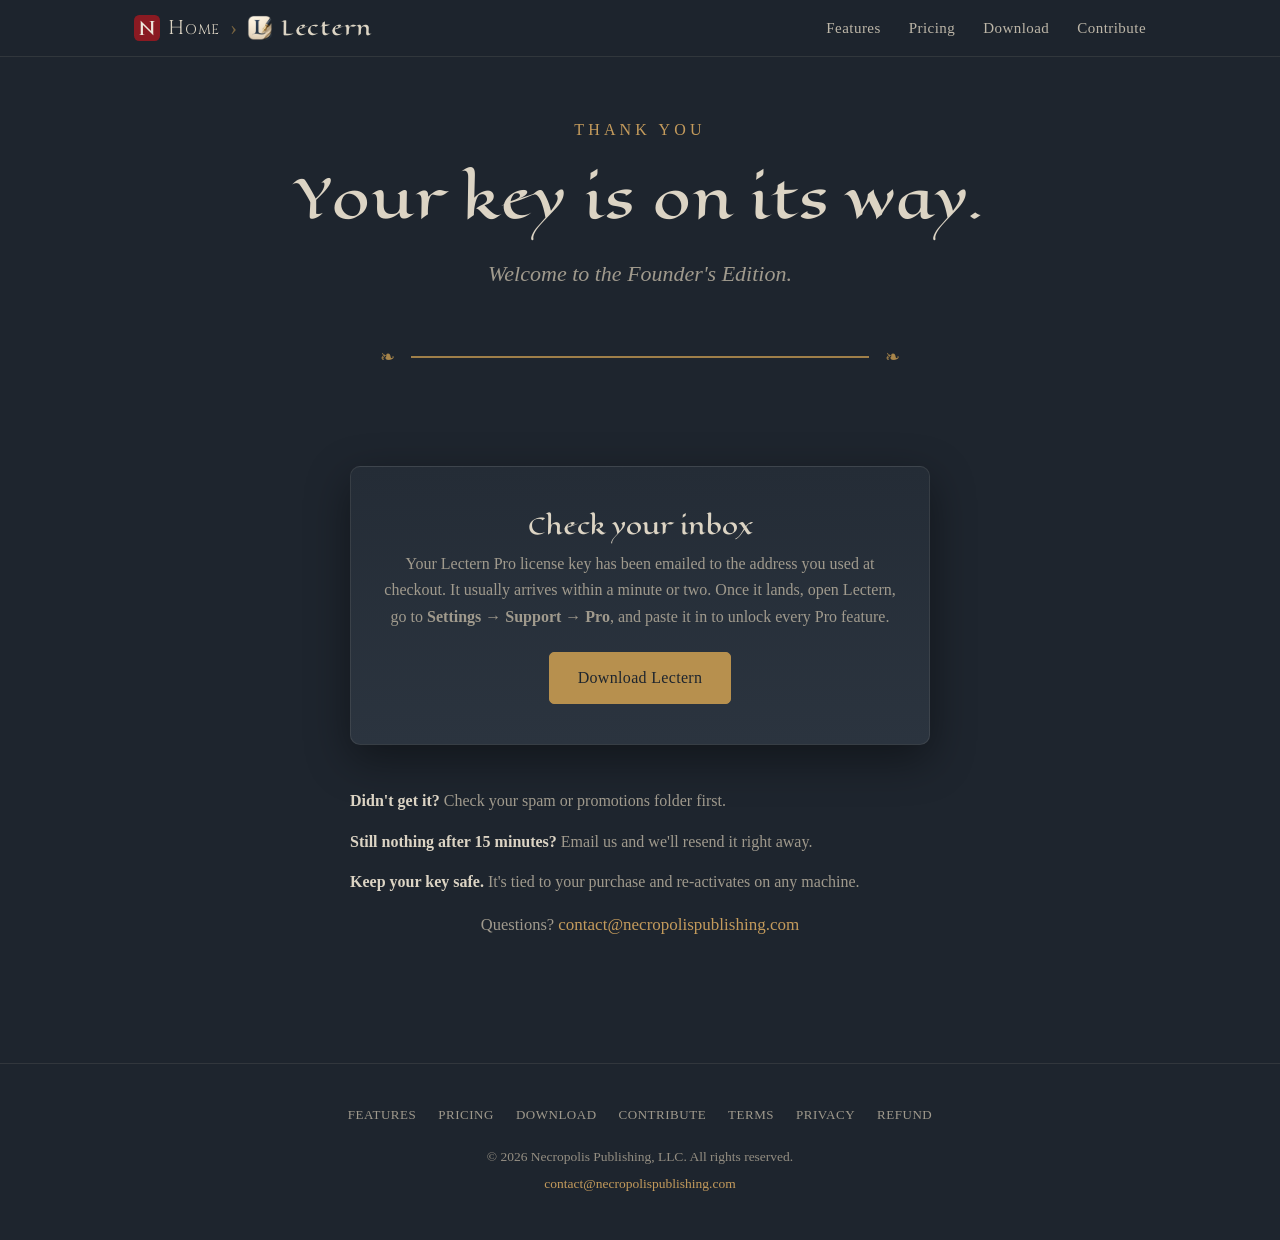
<file: success.html>
<!DOCTYPE html>
<html lang="en">
<head>
<meta charset="UTF-8">
<meta name="viewport" content="width=device-width, initial-scale=1.0">
<title>Thank You · Lectern</title>
<meta name="description" content="Thank you for purchasing Lectern Pro. Your license key is on its way.">
<link rel="preconnect" href="https://fonts.googleapis.com">
<link rel="preconnect" href="https://fonts.gstatic.com" crossorigin>
<link href="https://fonts.googleapis.com/css2?family=Cinzel:wght@600&family=Eagle+Lake&display=swap" rel="stylesheet">
<link rel="icon" href="favicon.ico" sizes="any">
<link rel="icon" type="image/png" sizes="32x32" href="favicon-32.png">
<link rel="icon" type="image/png" sizes="16x16" href="favicon-16.png">
<link rel="apple-touch-icon" sizes="180x180" href="apple-touch-icon.png">
<meta property="og:image" content="https://lectern.necropolispublishing.com/og-image.png">
<meta name="twitter:card" content="summary">
<meta name="twitter:image" content="https://lectern.necropolispublishing.com/og-image.png">
<link rel="stylesheet" href="style.css">
</head>
<body>

<header>
  <nav>
    <div class="brand-trail">
      <a href="https://necropolispublishing.com/" class="crumb crumb-np" aria-label="Necropolis Publishing home">
        <img class="crumb-icon" src="necropolis-mark.svg" alt="">
        <span class="crumb-word">Home</span>
      </a>
      <span class="crumb-sep" aria-hidden="true">&rsaquo;</span>
      <a href="index.html" class="crumb crumb-lectern" aria-label="Lectern home">
        <img class="crumb-icon" src="lectern-mark.png" alt="">
        <span class="crumb-word">Lectern</span>
      </a>
    </div>
    <ul class="nav-links">
      <li><a href="features.html">Features</a></li>
      <li><a href="pricing.html">Pricing</a></li>
      <li><a href="download.html">Download</a></li>
      
      <li><a href="contribute.html">Contribute</a></li>
    </ul>
  </nav>
</header>

<div class="page-head">
  <p class="eyebrow">Thank You</p>
  <h1>Your key is on its way.</h1>
  <p class="lede">Welcome to the Founder's Edition.</p>
</div>

<div class="ornament" aria-hidden="true">
  <span class="leaf">&#10087;</span><span class="rule"></span><span class="leaf">&#10087;</span>
</div>

<section>
  <div class="dl-card">
    <p class="platform">Check your inbox</p>
    <p>
      Your Lectern Pro license key has been emailed to the address you used at
      checkout. It usually arrives within a minute or two. Once it lands, open
      Lectern, go to <strong>Settings &rarr; Support &rarr; Pro</strong>, and paste it in to
      unlock every Pro feature.
    </p>
    <a href="download.html" class="btn primary">Download Lectern</a>
  </div>

  <ul class="roadmap">
    <li><b>Didn't get it?</b> Check your spam or promotions folder first.</li>
    <li><b>Still nothing after 15 minutes?</b> Email us and we'll resend it right away.</li>
    <li><b>Keep your key safe.</b> It's tied to your purchase and re-activates on any machine.</li>
  </ul>

  <p class="contact-line">
    Questions? <a href="mailto:contact@necropolispublishing.com">contact@necropolispublishing.com</a>
  </p>
</section>

<footer>
  <ul class="footer-links">
    <li><a href="features.html">Features</a></li><li><a href="pricing.html">Pricing</a></li>
    <li><a href="download.html">Download</a></li>
    <li><a href="contribute.html">Contribute</a></li><li><a href="terms.html">Terms</a></li><li><a href="privacy.html">Privacy</a></li><li><a href="refund.html">Refund</a></li>
  </ul>
  <p>&copy; 2026 Necropolis Publishing, LLC. All rights reserved.</p>
  <p><a href="mailto:contact@necropolispublishing.com">contact@necropolispublishing.com</a></p>
</footer>

</body>
</html>
</file>
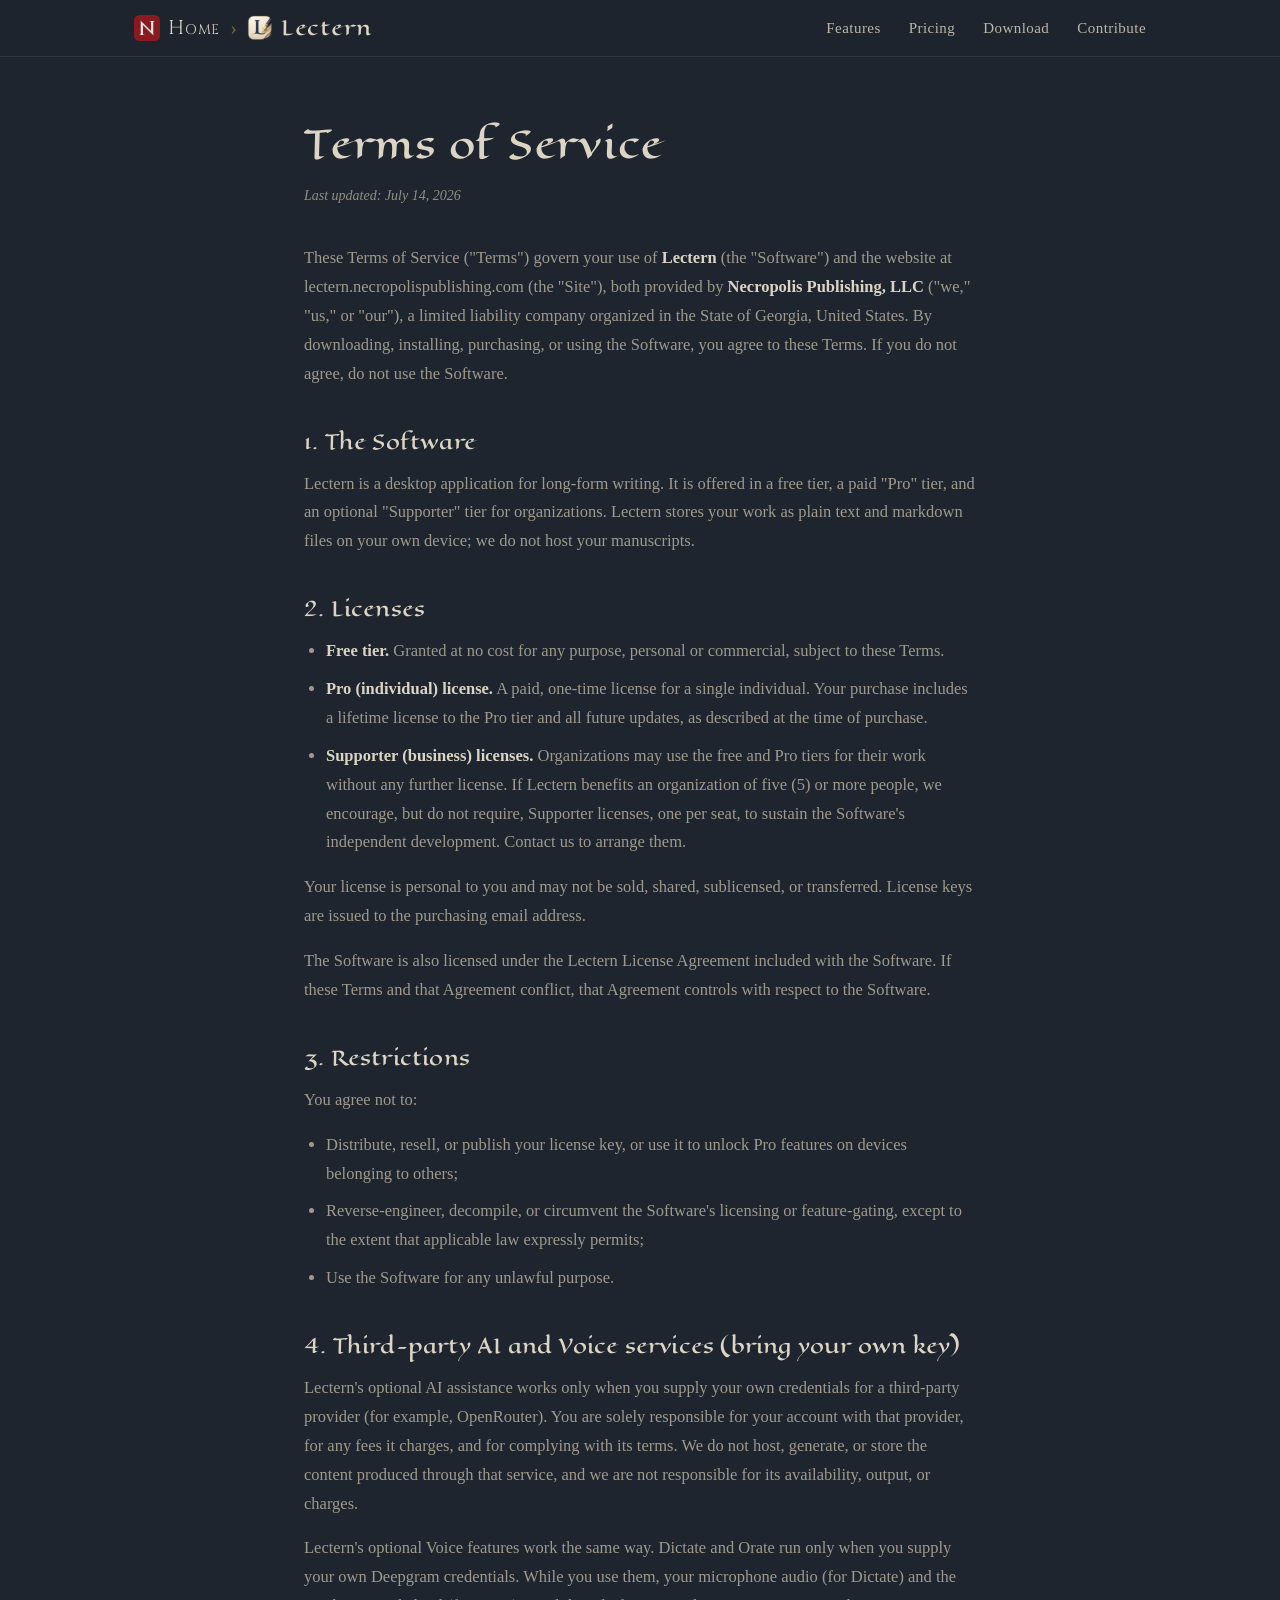
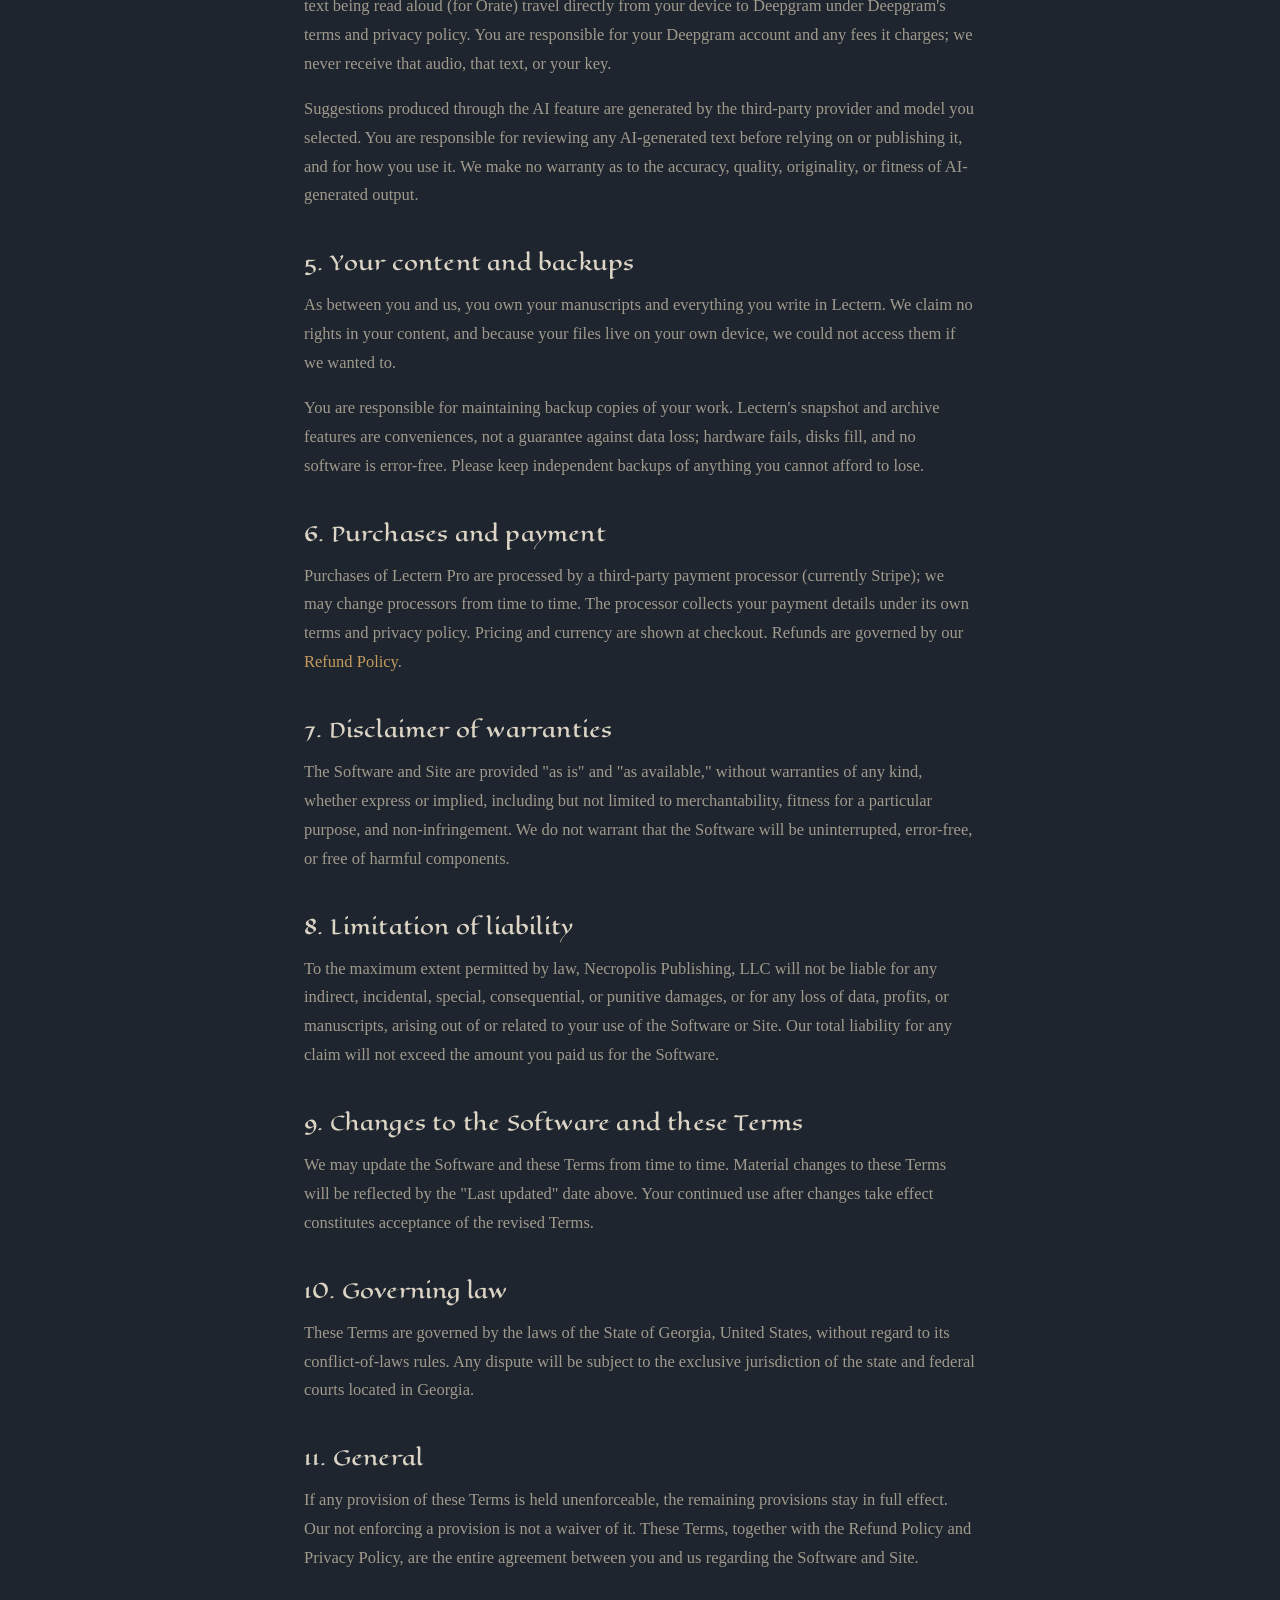
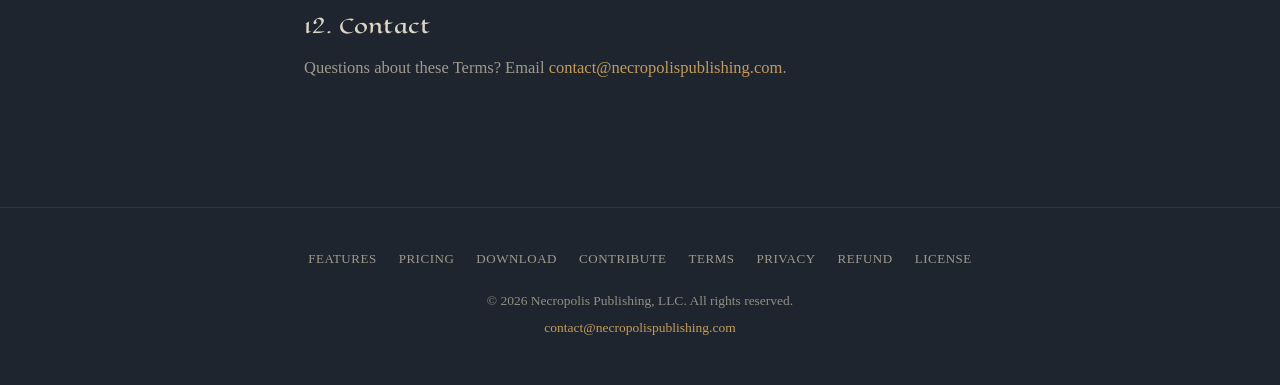
<file: terms.html>
<!DOCTYPE html>
<html lang="en">
<head>
<meta charset="UTF-8">
<meta name="viewport" content="width=device-width, initial-scale=1.0">
<title>Terms of Service · Lectern</title>
<meta name="description" content="Terms of Service for Lectern, a desktop writing application by Necropolis Publishing, LLC.">
<link rel="preconnect" href="https://fonts.googleapis.com">
<link rel="preconnect" href="https://fonts.gstatic.com" crossorigin>
<link href="https://fonts.googleapis.com/css2?family=Cinzel:wght@600&family=Eagle+Lake&display=swap" rel="stylesheet">
<link rel="icon" href="favicon.ico" sizes="any">
<link rel="icon" type="image/png" sizes="32x32" href="favicon-32.png">
<link rel="icon" type="image/png" sizes="16x16" href="favicon-16.png">
<link rel="apple-touch-icon" sizes="180x180" href="apple-touch-icon.png">
<meta property="og:image" content="https://lectern.necropolispublishing.com/og-image.png">
<meta name="twitter:card" content="summary">
<meta name="twitter:image" content="https://lectern.necropolispublishing.com/og-image.png">
<link rel="stylesheet" href="style.css">
</head>
<body>

<header>
  <nav>
    <div class="brand-trail">
      <a href="https://necropolispublishing.com/" class="crumb crumb-np" aria-label="Necropolis Publishing home">
        <img class="crumb-icon" src="necropolis-mark.svg" alt="">
        <span class="crumb-word">Home</span>
      </a>
      <span class="crumb-sep" aria-hidden="true">&rsaquo;</span>
      <a href="index.html" class="crumb crumb-lectern" aria-label="Lectern home">
        <img class="crumb-icon" src="lectern-mark.png" alt="">
        <span class="crumb-word">Lectern</span>
      </a>
    </div>
    <ul class="nav-links">
      <li><a href="features.html">Features</a></li>
      <li><a href="pricing.html">Pricing</a></li>
      <li><a href="download.html">Download</a></li>
      
      <li><a href="contribute.html">Contribute</a></li>
    </ul>
  </nav>
</header>

<div class="legal">
  <h1>Terms of Service</h1>
  <p class="updated">Last updated: July 14, 2026</p>

  <p>
    These Terms of Service ("Terms") govern your use of <strong>Lectern</strong>
    (the "Software") and the website at lectern.necropolispublishing.com (the
    "Site"), both provided by <strong>Necropolis Publishing, LLC</strong> ("we,"
    "us," or "our"), a limited liability company organized in the State of
    Georgia, United States. By downloading, installing, purchasing, or using the
    Software, you agree to these Terms. If you do not agree, do not use the
    Software.
  </p>

  <h2>1. The Software</h2>
  <p>
    Lectern is a desktop application for long-form writing. It is offered
    in a free tier, a paid "Pro" tier, and an optional "Supporter" tier for organizations. Lectern stores your work as plain
    text and markdown files on your own device; we do not host your manuscripts.
  </p>

  <h2>2. Licenses</h2>
  <ul>
    <li><strong>Free tier.</strong> Granted at no cost for any purpose, personal or commercial, subject to these Terms.</li>
    <li><strong>Pro (individual) license.</strong> A paid, one-time license for a single individual. Your purchase includes a lifetime license to the Pro tier and all future updates, as described at the time of purchase.</li>
    <li><strong>Supporter (business) licenses.</strong> Organizations may use the free and Pro tiers for their work without any further license. If Lectern benefits an organization of five (5) or more people, we encourage, but do not require, Supporter licenses, one per seat, to sustain the Software's independent development. Contact us to arrange them.</li>
  </ul>
  <p>
    Your license is personal to you and may not be sold, shared, sublicensed, or
    transferred. License keys are issued to the purchasing email address.
  </p>
  <p>
    The Software is also licensed under the Lectern License Agreement included
    with the Software. If these Terms and that Agreement conflict, that
    Agreement controls with respect to the Software.
  </p>

  <h2>3. Restrictions</h2>
  <p>You agree not to:</p>
  <ul>
    <li>Distribute, resell, or publish your license key, or use it to unlock Pro features on devices belonging to others;</li>
    <li>Reverse-engineer, decompile, or circumvent the Software's licensing or feature-gating, except to the extent that applicable law expressly permits;</li>
    <li>Use the Software for any unlawful purpose.</li>
  </ul>

  <h2>4. Third-party AI and Voice services (bring your own key)</h2>
  <p>
    Lectern's optional AI assistance works only when you supply your own
    credentials for a third-party provider (for example, OpenRouter). You are
    solely responsible for your account with that provider, for any fees it
    charges, and for complying with its terms. We do not host, generate, or store
    the content produced through that service, and we are not responsible for its
    availability, output, or charges.
  </p>
  <p>
    Lectern's optional Voice features work the same way. Dictate and Orate run
    only when you supply your own Deepgram credentials. While you use them,
    your microphone audio (for Dictate) and the text being read aloud (for
    Orate) travel directly from your device to Deepgram under Deepgram's terms
    and privacy policy. You are responsible for your Deepgram account and any
    fees it charges; we never receive that audio, that text, or your key.
  </p>
  <p>
    Suggestions produced through the AI feature are generated by the third-party
    provider and model you selected. You are responsible for reviewing any
    AI-generated text before relying on or publishing it, and for how you use it.
    We make no warranty as to the accuracy, quality, originality, or fitness of
    AI-generated output.
  </p>

  <h2>5. Your content and backups</h2>
  <p>
    As between you and us, you own your manuscripts and everything you write in
    Lectern. We claim no rights in your content, and because your files live on
    your own device, we could not access them if we wanted to.
  </p>
  <p>
    You are responsible for maintaining backup copies of your work. Lectern's
    snapshot and archive features are conveniences, not a guarantee against data
    loss; hardware fails, disks fill, and no software is error-free. Please keep
    independent backups of anything you cannot afford to lose.
  </p>

  <h2>6. Purchases and payment</h2>
  <p>
    Purchases of Lectern Pro are processed by a third-party payment processor
    (currently Stripe); we may change processors from time to time. The processor
    collects your payment details under its own terms and privacy policy.
    Pricing and currency are shown at checkout. Refunds are governed by our
    <a href="refund.html">Refund Policy</a>.
  </p>

  <h2>7. Disclaimer of warranties</h2>
  <p>
    The Software and Site are provided "as is" and "as available," without
    warranties of any kind, whether express or implied, including but not limited
    to merchantability, fitness for a particular purpose, and non-infringement.
    We do not warrant that the Software will be uninterrupted, error-free, or
    free of harmful components.
  </p>

  <h2>8. Limitation of liability</h2>
  <p>
    To the maximum extent permitted by law, Necropolis Publishing, LLC will not
    be liable for any indirect, incidental, special, consequential, or punitive
    damages, or for any loss of data, profits, or manuscripts, arising out of or
    related to your use of the Software or Site. Our total liability for any claim
    will not exceed the amount you paid us for the Software.
  </p>

  <h2>9. Changes to the Software and these Terms</h2>
  <p>
    We may update the Software and these Terms from time to time. Material changes
    to these Terms will be reflected by the "Last updated" date above. Your
    continued use after changes take effect constitutes acceptance of the revised
    Terms.
  </p>

  <h2>10. Governing law</h2>
  <p>
    These Terms are governed by the laws of the State of Georgia, United States,
    without regard to its conflict-of-laws rules. Any dispute will be subject to
    the exclusive jurisdiction of the state and federal courts located in Georgia.
  </p>

  <h2>11. General</h2>
  <p>
    If any provision of these Terms is held unenforceable, the remaining
    provisions stay in full effect. Our not enforcing a provision is not a waiver
    of it. These Terms, together with the Refund Policy and Privacy Policy, are
    the entire agreement between you and us regarding the Software and Site.
  </p>

  <h2>12. Contact</h2>
  <p>
    Questions about these Terms? Email
    <a href="mailto:contact@necropolispublishing.com">contact@necropolispublishing.com</a>.
  </p>
</div>

<footer>
  <ul class="footer-links">
    <li><a href="features.html">Features</a></li><li><a href="pricing.html">Pricing</a></li>
    <li><a href="download.html">Download</a></li>
    <li><a href="contribute.html">Contribute</a></li><li><a href="terms.html">Terms</a></li><li><a href="privacy.html">Privacy</a></li><li><a href="refund.html">Refund</a></li><li><a href="license.html">License</a></li>
  </ul>
  <p>&copy; 2026 Necropolis Publishing, LLC. All rights reserved.</p>
  <p><a href="mailto:contact@necropolispublishing.com">contact@necropolispublishing.com</a></p>
</footer>

</body>
</html>
</file>
<file: style.css>
/* ============================================================
   Lectern · Necropolis Publishing
   Shared stylesheet  ·  Lectern Dusk

   The palette sits between the two Lectern presets the app ships. Lectern
   Dark grounds on cobalt #171f29 and Lectern Light on parchment #eadfc6;
   neither is comfortable for a long read on a lit screen, one being too deep
   and the other too bright. Dusk lifts the cobalt and mutes the parchment so
   body text lands near 10:1 rather than the 14.7:1 the old near-black ground
   produced. Gold is the midpoint of the two preset accents, #a97e3c and
   #c9a05d.
   Eagle Lake (display) + Palatino (body)
   ============================================================ */

:root {
  --bg: #1e252e;
  --bg-hero: #232b35;
  --bg-card: #242c36;
  --bg-elevated: #2b343f;
  --ink: #dcd4c4;
  --ink-soft: #bdb6a8;
  --ink-dim: #a09a8d;
  --ink-faint: #948e82;
  --hero-gray: #6a6a6a;
  --accent: #b7904e;
  --accent-bright: #c49b5c;
  --accent-soft: rgba(183, 144, 78, 0.14);
  /* Borders and shadow are parchment-tinted rather than pure white or pure
     black, so edges sit on the ground instead of cutting across it. */
  --border: rgba(220, 212, 196, 0.10);
  --shadow: 0 14px 44px rgba(0, 0, 0, 0.42);
  --selection: rgba(183, 144, 78, 0.28);
  --body: 'Palatino Linotype', Palatino, 'URW Palladio L', 'Noto Serif', Georgia, serif;
  --display: 'Eagle Lake', 'Palatino Linotype', Palatino, Georgia, serif;
  --maxw: 1080px;
}

* { box-sizing: border-box; }
html { scroll-behavior: smooth; }
html, body {
  margin: 0; padding: 0;
  background: var(--bg);
  color: var(--ink);
  font-family: var(--body);
  font-size: 17px;
  line-height: 1.65;
  -webkit-font-smoothing: antialiased;
  text-rendering: optimizeLegibility;
}
body { min-height: 100vh; }

::selection { background: var(--selection); color: var(--ink); }
::-moz-selection { background: var(--selection); color: var(--ink); }

a { color: var(--accent-bright); text-decoration: none; border-bottom: 1px solid transparent; transition: border-color .2s, color .2s; }
a:hover { border-bottom-color: var(--accent); }

/* ============ Header / Nav ============ */
header {
  position: sticky; top: 0; z-index: 100;
  backdrop-filter: blur(14px);
  background: rgba(30, 37, 46, 0.82);
  border-bottom: 1px solid var(--border);
}
nav {
  max-width: var(--maxw); margin: 0 auto;
  padding: 14px clamp(18px, 5vw, 34px);
  display: flex; justify-content: space-between; align-items: center; gap: 24px;
}
.brand-trail { display: flex; align-items: center; gap: 10px; }
.crumb { display: flex; align-items: center; gap: 8px; border: none; }
.crumb:hover { border: none; }
.crumb-icon { width: 26px; height: 26px; display: block; }
.crumb-word { font-size: 20px; letter-spacing: .04em; color: var(--ink); line-height: 1; transition: color .2s; }
.crumb-np .crumb-word {
  font-family: 'Cinzel', 'Palatino Linotype', Georgia, serif;
  letter-spacing: .04em;
  /* Reads 'Home', not 'HOME': the uppercase here dated from when this crumb
     carried the Necropolis wordmark. Small caps keep the H at full height and
     drop 'ome' to small capitals. Cinzel ships no true small-cap glyphs, so
     the browser synthesizes them by scaling the capitals; font-synthesis is
     left on for that reason. */
  font-variant-caps: small-caps;
  font-synthesis: small-caps;
}
.crumb-lectern .crumb-word { font-family: var(--display); }
.crumb:hover .crumb-word { color: var(--accent-bright); }
.crumb-sep { color: var(--accent); font-size: 20px; line-height: 1; opacity: .6; user-select: none; }
.nav-links { display: flex; gap: 28px; align-items: center; list-style: none; margin: 0; padding: 0; }
.nav-links a { color: var(--ink-soft); font-size: 15px; letter-spacing: .03em; border: none; }
.nav-links a:hover { color: var(--accent-bright); border: none; }
.nav-links a[aria-current="page"],
.nav-links a[aria-current="page"]:hover { color: var(--accent-bright); border-bottom: 2px solid var(--accent); }
@media (max-width: 640px) {
  nav { flex-direction: column; justify-content: center; gap: 14px; }
  .brand-trail { justify-content: center; flex-wrap: wrap; }
  .nav-links { justify-content: center; flex-wrap: wrap; gap: 12px 22px; }
  .nav-links a { font-size: 15px; }
}

/* ============ Hero (home: matches app welcome screen) ============ */
.hero {
  background:
    radial-gradient(ellipse 70% 55% at 50% 20%, rgba(183, 144, 78, 0.07), transparent 62%),
    var(--bg-hero);
  border-bottom: 1px solid var(--border);
  padding: clamp(48px, 8vw, 64px) clamp(20px, 5vw, 32px) clamp(44px, 7vw, 60px);
  text-align: center;
}
.hero-inner { max-width: 760px; margin: 0 auto; display: flex; flex-direction: column; align-items: center; }
.hero-icon { width: 104px; height: 104px; margin-bottom: 6px; opacity: 0; animation: rise .9s ease .05s forwards; }
.hero-title {
  font-family: var(--display);
  font-size: clamp(42px, 7vw, 68px);
  font-weight: 400; letter-spacing: .02em; color: var(--hero-gray);
  margin: 0; line-height: 1.1; opacity: 0; animation: rise .9s ease .18s forwards;
}
.hero-title .tm { font-family: var(--body); font-size: .26em; vertical-align: super; opacity: .6; margin-left: 4px; letter-spacing: 0; }
.hero-tagline { font-style: italic; color: var(--ink-dim); font-size: clamp(17px, 2.2vw, 21px); margin: 14px 0 0; opacity: 0; animation: rise .9s ease .3s forwards; }
.welcome-line {
  display: flex; align-items: center; justify-content: center; gap: 8px;
  width: min(420px, 80%); margin: 30px auto 0; color: var(--accent);
  user-select: none; pointer-events: none; opacity: 0; animation: rise .9s ease .42s forwards;
}
.welcome-line .leaf { font-size: 19px; line-height: 1; }
.welcome-line .rule { flex: 1; height: 2px; background: var(--accent); opacity: .92; }
@keyframes rise { from { opacity: 0; transform: translateY(12px); } to { opacity: 1; transform: translateY(0); } }

/* ============ Page heads (interior pages) ============ */
.page-head { max-width: var(--maxw); margin: 0 auto; padding: clamp(48px, 8vw, 60px) clamp(20px, 5vw, 34px) 8px; text-align: center; }
.eyebrow { color: var(--accent-bright); font-size: 13px; letter-spacing: .24em; text-transform: uppercase; margin: 0 0 12px; }
.page-head h1 { font-family: var(--display); font-size: clamp(30px, 4.6vw, 46px); font-weight: 400; color: var(--ink); margin: 0; letter-spacing: .02em; line-height: 1.15; }
.page-head .lede { color: var(--ink-dim); font-style: italic; font-size: clamp(17px, 2vw, 20px); max-width: 620px; margin: 18px auto 0; }

/* ornamental section divider (leaf · line · leaf), the brand mark */
.ornament { display: flex; align-items: center; justify-content: center; gap: 16px; width: min(520px, 80%); margin: 48px auto; color: var(--accent); user-select: none; }
.ornament .leaf { font-size: 18px; line-height: 1; opacity: .9; }
.ornament .rule { flex: 1; height: 2px; background: var(--accent); opacity: .85; }

/* ============ Sections ============ */
section { max-width: var(--maxw); margin: 0 auto; padding: clamp(40px, 7vw, 52px) clamp(20px, 5vw, 34px); }
section h2 { font-family: var(--display); font-size: clamp(24px, 3.4vw, 34px); font-weight: 400; margin: 0 0 16px; color: var(--ink); letter-spacing: .02em; line-height: 1.2; }


/* ============ Home intro block ============ */
.intro { max-width: 720px; text-align: center; margin: 0 auto; }
.intro h2 { margin-bottom: 18px; }
.intro p.body { color: var(--ink-soft); font-size: 17.5px; margin: 0 auto 30px; max-width: 660px; }
.intro-card {
  background: linear-gradient(180deg, var(--bg-card), var(--bg-elevated));
  border: 1px solid var(--border); border-radius: 10px;
  padding: 26px 30px 30px; max-width: 600px; margin: 0 auto; box-shadow: var(--shadow);
}
.bullets { list-style: none; padding: 0; margin: 0 0 24px; text-align: left; }
.bullets li { position: relative; padding: 9px 0 9px 28px; color: var(--ink-soft); font-size: 16px; border-bottom: 1px solid var(--border); }
.bullets li:last-child { border-bottom: none; }
.bullets li::before { content: '\2767'; position: absolute; left: 2px; top: 10px; color: var(--accent); font-size: 15px; }
.bullets li.more { font-style: italic; }
.bullets li.more::before { content: '\2192'; }
.pill { display: inline-block; padding: 7px 18px; background: var(--accent-soft); color: var(--accent-bright); font-size: 13px; letter-spacing: .16em; text-transform: uppercase; border-radius: 4px; border: 1px solid rgba(183,144,78,.3); }
.note { color: var(--ink-dim); font-style: italic; font-size: 15.5px; margin: 22px auto 0; max-width: 600px; }

/* ============ Buttons ============ */
.btn { display: inline-block; padding: 12px 28px; font-family: var(--body); font-size: 16px; color: var(--ink); background: transparent; border: 1px solid var(--accent); border-radius: 5px; cursor: pointer; transition: background .2s, color .2s; text-decoration: none; letter-spacing: .02em; }
.btn:hover { background: var(--accent-soft); border-color: var(--accent); }
.btn.primary { background: var(--accent); color: var(--bg); }
.btn.primary:hover { background: transparent; color: var(--accent-bright); }
.btn.disabled, .btn[aria-disabled="true"] { opacity: .5; cursor: default; pointer-events: none; }
.btn-row { display: flex; gap: 14px; justify-content: center; flex-wrap: wrap; margin-top: 6px; }

/* ============ Features page (compartmentalized) ============ */
.tier-banner { text-align: center; margin: 8px auto 36px; }
.tier-banner .ornament { margin: 18px auto 16px; width: min(300px, 64%); }
.page-head .eyebrow { font-size: 16px; letter-spacing: .26em; margin-bottom: 24px; }
.page-head h1 { font-size: clamp(34px, 5.2vw, 54px); }
.page-head .lede { font-size: clamp(18px, 2.2vw, 22px); margin-top: 26px; }
.tier-banner .t-name { font-family: var(--display); font-size: clamp(26px, 4vw, 38px); color: var(--ink); }
.tier-banner .t-sub { color: var(--ink-dim); font-style: italic; font-size: 16.5px; max-width: 640px; margin: 10px auto 0; }
.fgroup {
  max-width: 960px; margin: 0 auto 22px;
  background: linear-gradient(180deg, var(--bg-card), var(--bg-elevated));
  border: 1px solid var(--border); border-radius: 10px; padding: 4px 30px 22px;
}
.group-eyebrow { color: var(--accent-bright); font-size: 15px; letter-spacing: .2em; text-transform: uppercase; margin: 26px 0 8px; text-align: center; }
.fgrid { display: grid; grid-template-columns: 1fr 1fr; gap: 0 38px; }
@media (max-width: 760px) { .fgrid { grid-template-columns: 1fr; } }
.feature { padding: 16px 0; border-top: 1px solid var(--border); }
.feature h3 { font-family: var(--display); font-size: 18px; font-weight: 400; color: var(--ink); margin: 0 0 6px; letter-spacing: .01em; }
.feature p { color: var(--ink-dim); font-size: 16px; margin: 0; line-height: 1.6; }

/* ============ Pricing ============ */
.pricing-grid { display: grid; grid-template-columns: 1fr 1fr; gap: 28px; max-width: 880px; margin: 0 auto; }
@media (max-width: 760px) { .pricing-grid { grid-template-columns: 1fr; } }
.price-card.span-full { grid-column: 1 / -1; }
.price-card.span-full .price-features { columns: 2; column-gap: 38px; margin-bottom: 22px; }
.price-card.span-full .btn { align-self: center; padding-left: 48px; padding-right: 48px; }
@media (max-width: 620px) { .price-card.span-full .price-features { columns: 1; } }
.price-card { background: linear-gradient(180deg, var(--bg-card), var(--bg-elevated)); border: 1px solid var(--border); border-radius: 10px; padding: 36px 30px; box-shadow: var(--shadow); display: flex; flex-direction: column; }
.price-card.featured { border-color: rgba(183, 144, 78, 0.5); }
.price-tier { font-family: var(--display); font-size: 22px; color: var(--ink); margin: 0 0 4px; }
.price-sub { color: var(--ink-dim); font-style: italic; font-size: 15.5px; margin: 0 0 22px; min-height: 22px; }
.price-amount { font-family: var(--display); font-size: 40px; color: var(--accent-bright); line-height: 1; margin: 0 0 6px; }
.price-note { color: var(--ink-faint); font-size: 13.5px; margin: 0 0 22px; min-height: 18px; line-height: 1.5; }
.price-features { list-style: none; padding: 0; margin: 0 0 28px; flex: 1; }
.price-features li { padding: 9px 0 9px 24px; color: var(--ink-soft); font-size: 15.5px; position: relative; border-bottom: 1px solid var(--border); line-height: 1.5; }
.price-features li:last-child { border-bottom: none; }
.price-features li::before { content: '\2767'; position: absolute; left: 2px; top: 10px; color: var(--accent); font-size: 14px; }
.price-features li.heading { color: var(--ink); font-style: italic; border-bottom: none; padding-left: 0; }
.price-features li.heading::before { content: none; }
.byok-note { max-width: 720px; margin: 44px auto 0; text-align: center; color: var(--ink-faint); font-size: 14.5px; font-style: italic; line-height: 1.7; }

/* ============ Download ============ */
.dl-card { max-width: 580px; margin: 0 auto; text-align: center; background: linear-gradient(180deg, var(--bg-card), var(--bg-elevated)); border: 1px solid var(--border); border-radius: 10px; padding: 40px 32px; box-shadow: var(--shadow); }
.dl-card .platform { font-family: var(--display); font-size: 23px; color: var(--ink); margin: 0 0 6px; }
.dl-card p { color: var(--ink-dim); font-size: 16px; margin: 0 0 22px; }
.roadmap { max-width: 580px; margin: 36px auto 0; padding: 0; }
.roadmap li { color: var(--ink-dim); font-size: 16px; padding: 7px 0; list-style: none; }
.roadmap li b { color: var(--ink); font-weight: 600; font-style: normal; }

/* ============ About / Legend ============ */
.legend { max-width: 700px; margin: 0 auto; }
.legend p { color: var(--ink-soft); font-size: 17.5px; line-height: 1.8; margin: 0 0 22px; }
.legend .closing { color: var(--ink-dim); font-style: italic; }
.contact-line { text-align: center; color: var(--ink-dim); font-size: 16.5px; margin: 8px 0 0; }
.contact-line a { font-size: 17px; }

/* ============ Legal / prose pages ============ */
.legal { max-width: 740px; margin: 0 auto; padding: clamp(44px, 8vw, 56px) clamp(20px, 5vw, 34px) 36px; }
.legal h1 { font-family: var(--display); font-size: clamp(26px, 4vw, 38px); font-weight: 400; color: var(--ink); margin: 0 0 8px; letter-spacing: .02em; }
.legal .updated { color: var(--ink-faint); font-size: 14px; font-style: italic; margin: 0 0 36px; }
.legal h2 { font-family: var(--display); font-size: 20px; font-weight: 400; color: var(--ink); margin: 36px 0 12px; letter-spacing: .01em; }
.legal p, .legal li { color: var(--ink-dim); font-size: 16.5px; line-height: 1.75; }
.legal p { margin: 0 0 16px; }
.legal ul { margin: 0 0 16px; padding-left: 22px; }
.legal li { margin: 0 0 9px; }
.legal strong { color: var(--ink); font-weight: 600; }

/* ============ Footer ============ */
footer { border-top: 1px solid var(--border); padding: 40px clamp(20px, 5vw, 34px); text-align: center; color: var(--ink-faint); font-size: 13.5px; margin-top: 72px; }
footer p { margin: 5px 0; }
.footer-links { display: flex; gap: 22px; justify-content: center; flex-wrap: wrap; list-style: none; padding: 0; margin: 0 0 20px; }
.footer-links a { color: var(--ink-dim); font-size: 13px; letter-spacing: .04em; text-transform: uppercase; border: none; }
.footer-links a:hover { color: var(--accent-bright); border: none; }
</file>
